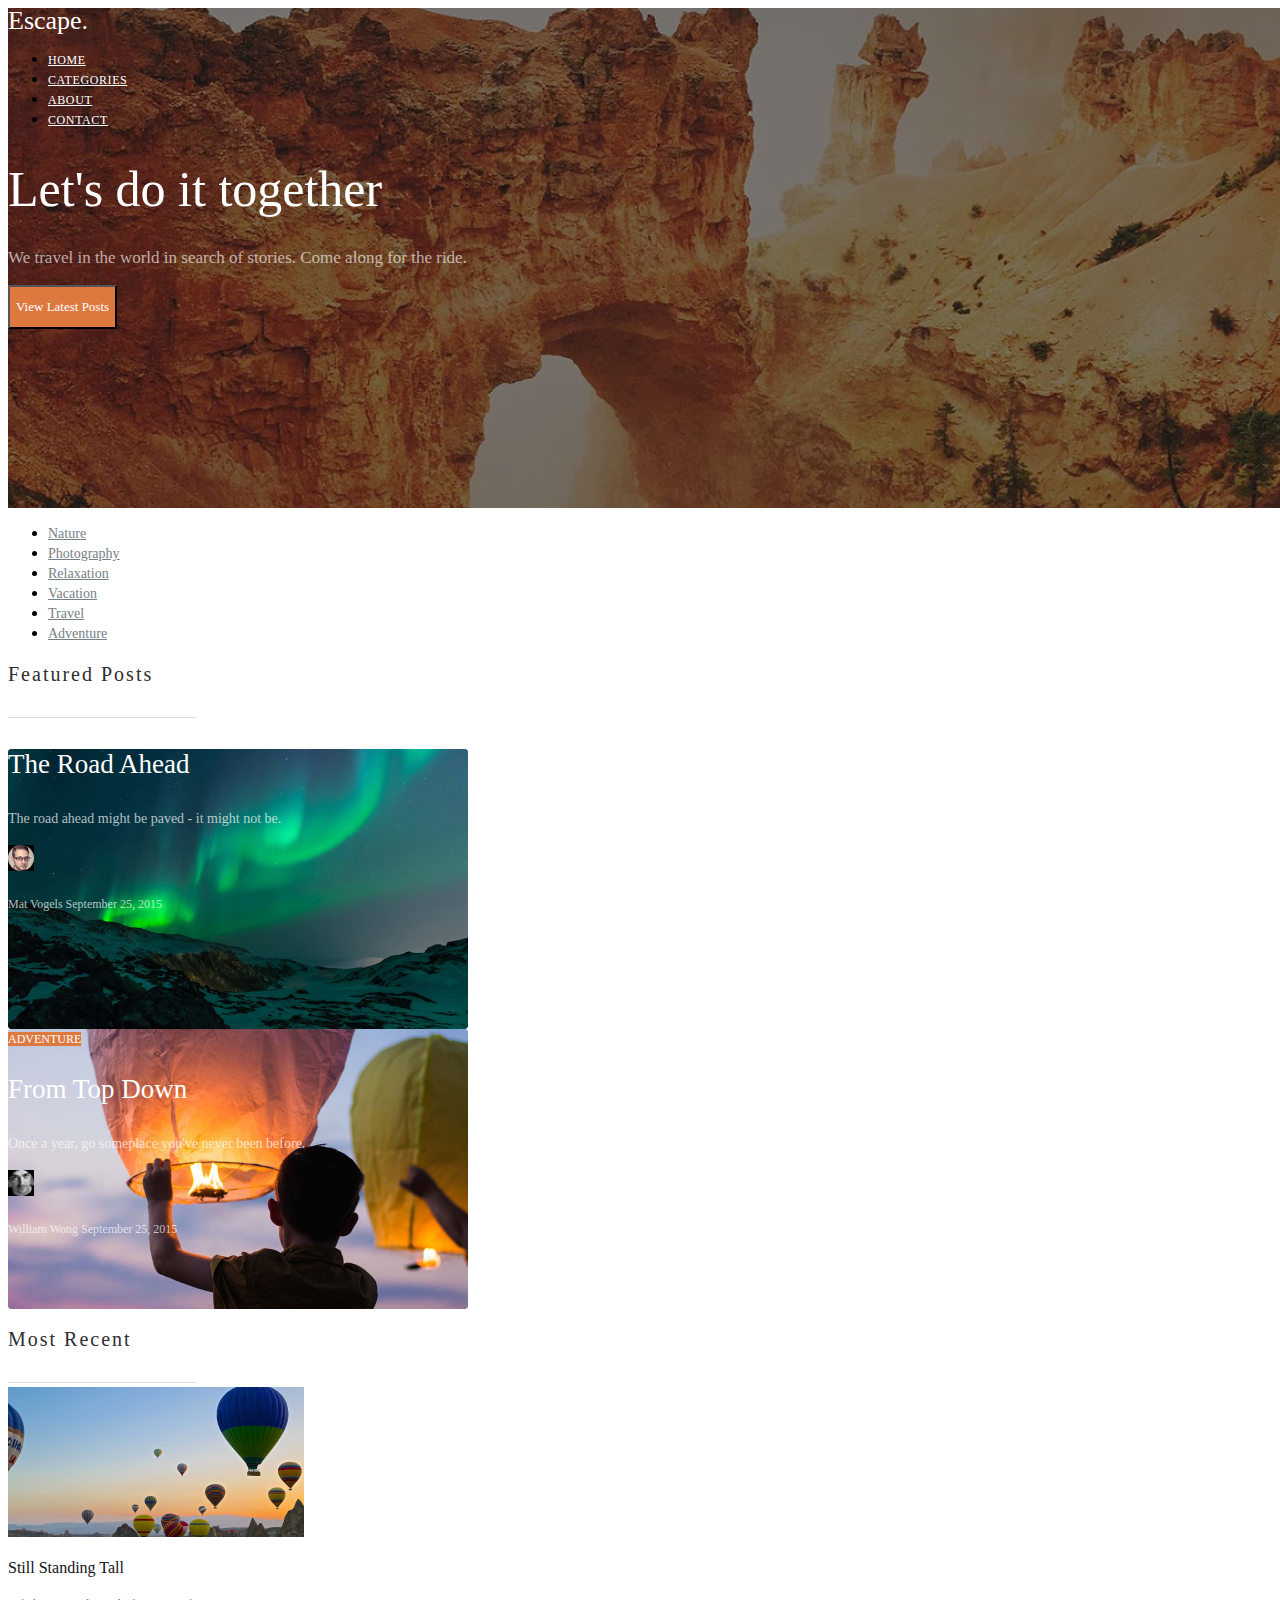
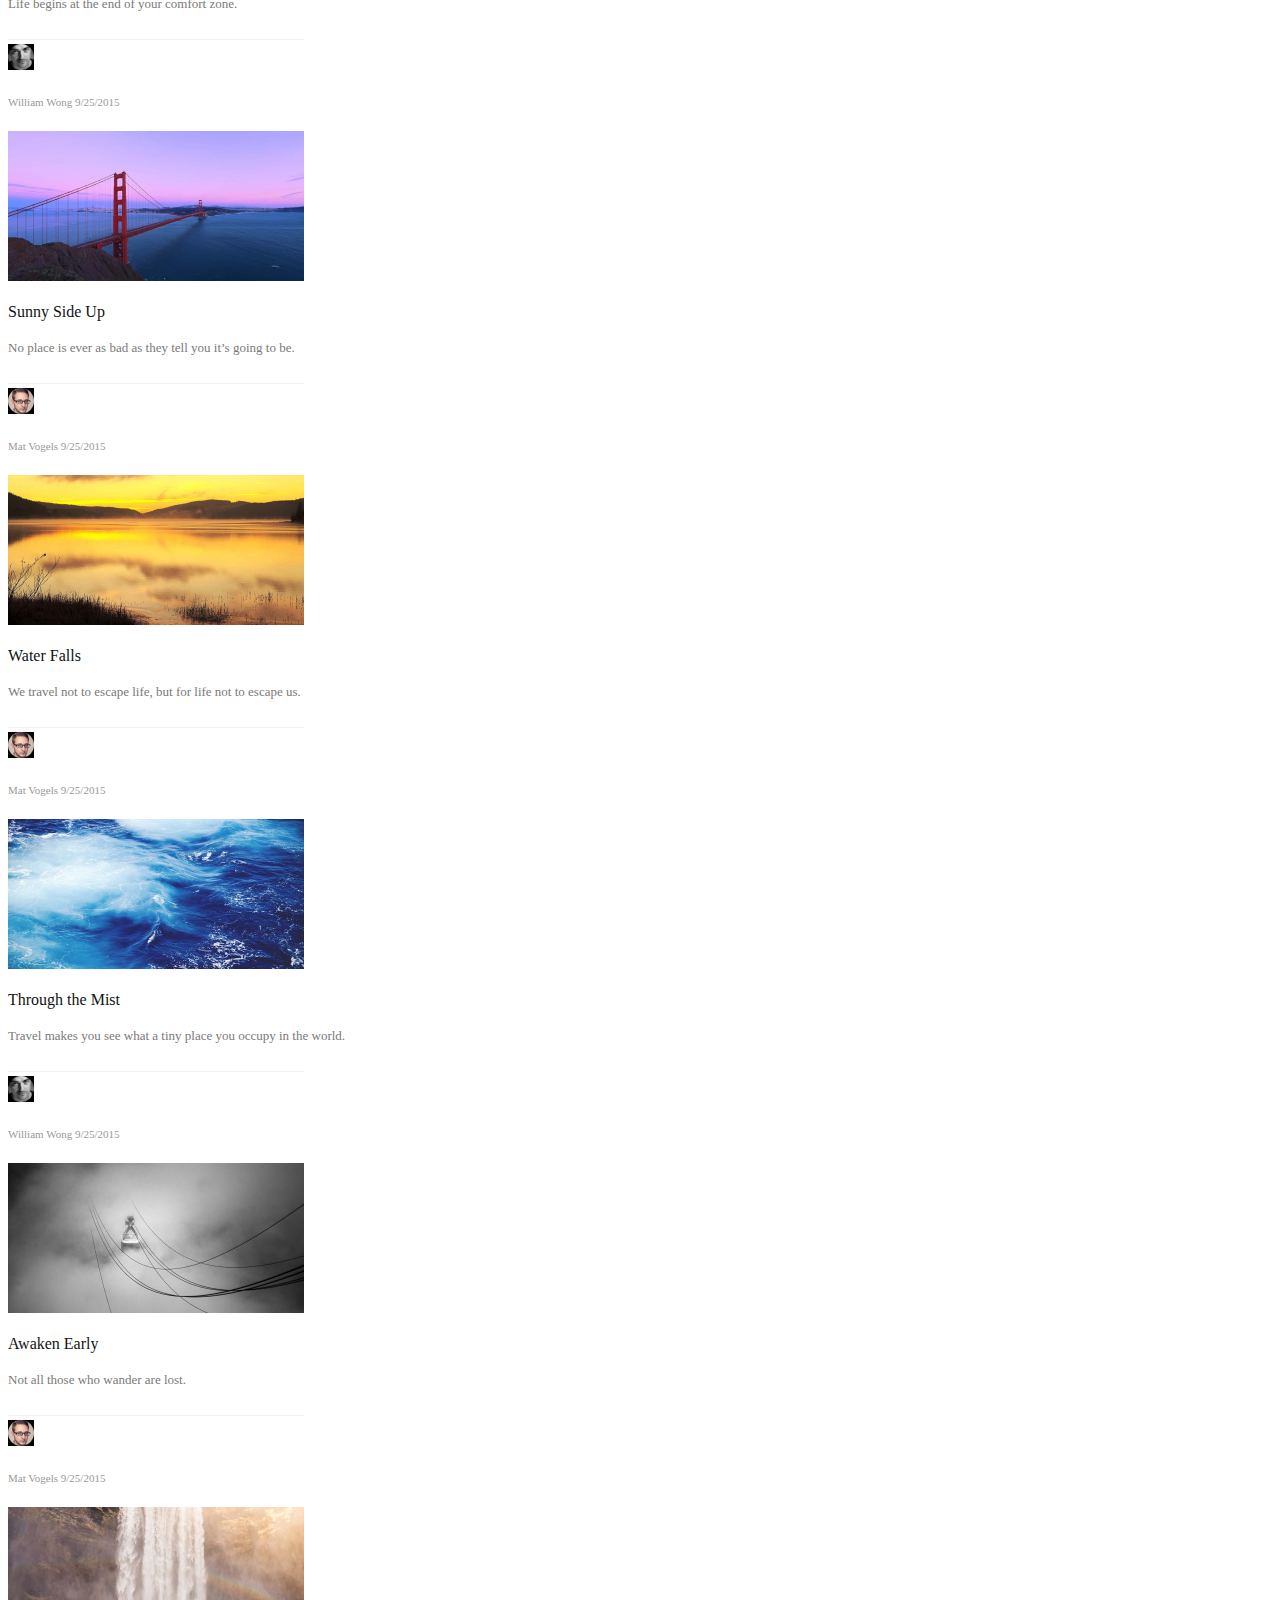
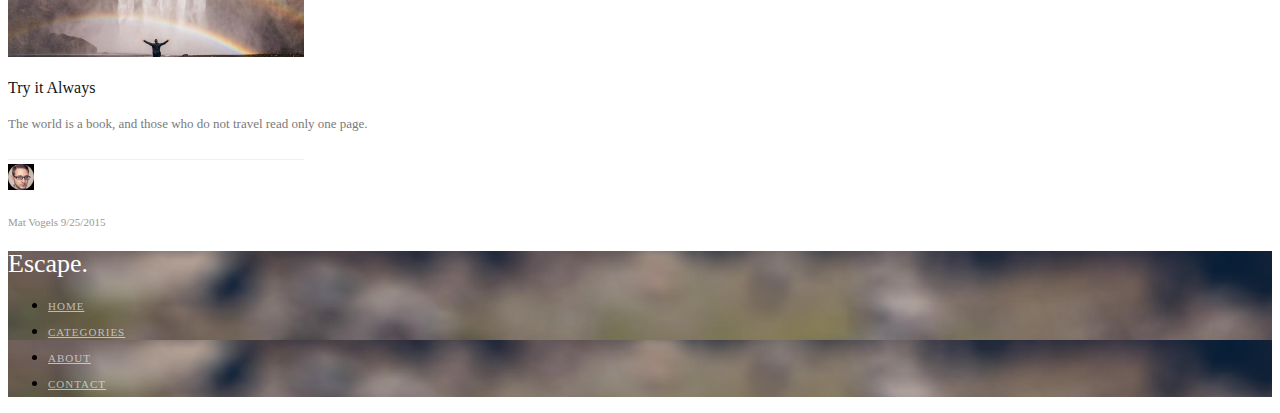
<file: lab2/Index.html>
<!DOCTYPE html>
<html lang="ru">
  <head>
    <meta charset="UTF-8" />
    <title>index.html</title>
    <link href="styles.css" rel="stylesheet" />
  </head>
  <body>
    <header class="header">
      <span class="header__escape">Escape.</span>
      <nav>
        <ul class="header__items">
          <li><a href="Index.html" class="header__item">HOME</a></li>
          <li><a href="#" class="header__item">CATEGORIES</a></li>
          <li><a href="#" class="header__item">ABOUT</a></li>
          <li><a href="#" class="header__item">CONTACT</a></li>
        </ul>
      </nav>
      <div>
        <h1 class="header__top-block-title">Let's do it together</h1>
        <p class="header__top-block-undertitle">
          We travel in the world in search of stories. Come along for the ride.
        </p>
      </div>
      <button class="header__button">View Latest Posts</button>
    </header>
    <div>
      <ul class="navigation-menu">
        <li><a href="#" class="navigation-menu__item">Nature</a></li>
        <li><a href="#" class="navigation-menu__item">Photography</a></li>
        <li><a href="#" class="navigation-menu__item">Relaxation</a></li>
        <li><a href="#" class="navigation-menu__item">Vacation</a></li>
        <li><a href="#" class="navigation-menu__item">Travel</a></li>
        <li><a href="#" class="navigation-menu__item">Adventure</a></li>
      </ul>
      <article>
        <div class="featured-posts">
          <h2 class="featured-posts__header">Featured Posts</h2>
          <img src="images/upper-line.png" alt="upper-line" />
          <div class="featured-posts__post1">
            <div>
              <a href="the-road-ahead.html"></a>
              <p class="featured-posts__header1">The Road Ahead</p>
            </div>
            <p class="featured-posts__subtitle1">
              The road ahead might be paved - it might not be.
            </p>
            <div>
              <img src="images/image1.png" alt="Mat Vogels" />
              <p class="featured-posts__name-date1">
                Mat Vogels September 25, 2015
              </p>
            </div>
          </div>
          <div class="featured-posts__post2">
            <span class="featured-posts__adventure2">Adventure</span>
            <p class="featured-posts__header1">From Top Down</p>
            <p class="featured-posts__subtitle1">
              Once a year, go someplace you've never been before.
            </p>
            <div>
              <img src="images/image2.png" alt="William Wong" />
              <p class="featured-posts__name-date1">
                William Wong September 25, 2015
              </p>
            </div>
          </div>
        </div>
      </article>
      <article>
        <div class="most-recent">
          <h2 class="most-recent__title">Most Recent</h2>
          <img src="images/line.png" alt="line" />
          <div class="most-recent__post1">
            <img
              src="images/img11.png"
              alt="Still Standing Tall"
              class="most-recent__pics"
            />
            <p class="most-recent__header">Still Standing Tall</p>
            <p class="most-recent__subtitle">
              Life begins at the end of your comfort zone.
            </p>
            <img src="images/MostRecent-line.png" alt="MostRecent-line" />
            <div>
              <img src="images/image2.png" alt="William Wong" />
              <p class="most-recent__name-date">William Wong 9/25/2015</p>
            </div>
          </div>
        </div>
        <div>
          <div>
            <img
              src="images/img12.png"
              alt="Sunny Side Up"
              class="most-recent__pics"
            />
            <p class="most-recent__header">Sunny Side Up</p>
            <p class="most-recent__subtitle">
              No place is ever as bad as they tell you it’s going to be.
            </p>
          </div>
          <img src="images/MostRecent-line.png" alt="MostRecent-line" />
          <div>
            <img src="images/image1.png" alt="Mat Vogels" />
            <p class="most-recent__name-date">Mat Vogels 9/25/2015</p>
          </div>
        </div>
        <div>
          <div>
            <img
              src="images/img13.png"
              alt="Water Falls"
              class="most-recent__pics"
            />
            <p class="most-recent__header">Water Falls</p>
            <p class="most-recent__subtitle">
              We travel not to escape life, but for life not to escape us.
            </p>
          </div>
          <img src="images/MostRecent-line.png" alt="MostRecent-line" />
          <div>
            <img src="images/image1.png" alt="Mat Vogels" />
            <p class="most-recent__name-date">Mat Vogels 9/25/2015</p>
          </div>
        </div>
        <div>
          <div>
            <img
              src="images/img14.png"
              alt="Through the Mist"
              class="most-recent__pics"
            />
            <p class="most-recent__header">Through the Mist</p>
            <p class="most-recent__subtitle">
              Travel makes you see what a tiny place you occupy in the world.
            </p>
          </div>
          <img src="images/MostRecent-line.png" alt="MostRecent-line" />
          <div>
            <img src="images/image2.png" alt="William Wong" />
            <p class="most-recent__name-date">William Wong 9/25/2015</p>
          </div>
        </div>
        <div>
          <div>
            <img
              src="images/img15.png"
              alt="Awaken Early"
              class="most-recent__pics"
            />
            <p class="most-recent__header">Awaken Early</p>
            <p class="most-recent__subtitle">
              Not all those who wander are lost.
            </p>
          </div>
          <img src="images/MostRecent-line.png" alt="MostRecent-line" />
          <div>
            <img src="images/image1.png" alt="Mat Vogels" />
            <p class="most-recent__name-date">Mat Vogels 9/25/2015</p>
          </div>
        </div>
        <div>
          <div>
            <img
              src="images/img16.png"
              alt="Try it Always"
              class="most-recent__pics"
            />
            <p class="most-recent__header">Try it Always</p>
            <p class="most-recent__subtitle">
              The world is a book, and those who do not travel read only one
              page.
            </p>
          </div>
          <img src="images/MostRecent-line.png" alt="MostRecent-line" />
          <div>
            <img src="images/image1.png" alt="Mat Vogels" />
            <p class="most-recent__name-date">Mat Vogels 9/25/2015</p>
          </div>
        </div>
      </article>
      <footer class="footer">
        <span class="header__escape">Escape.</span>
        <ul class="header__items">
          <li><a href="Index.html" class="footer__item">HOME</a></li>
          <li><a href="#" class="footer__item">CATEGORIES</a></li>
          <li><a href="#" class="footer__item">ABOUT</a></li>
          <li><a href="#" class="footer__item">CONTACT</a></li>
        </ul>
      </footer>
    </div>
  </body>
</html>
</file>
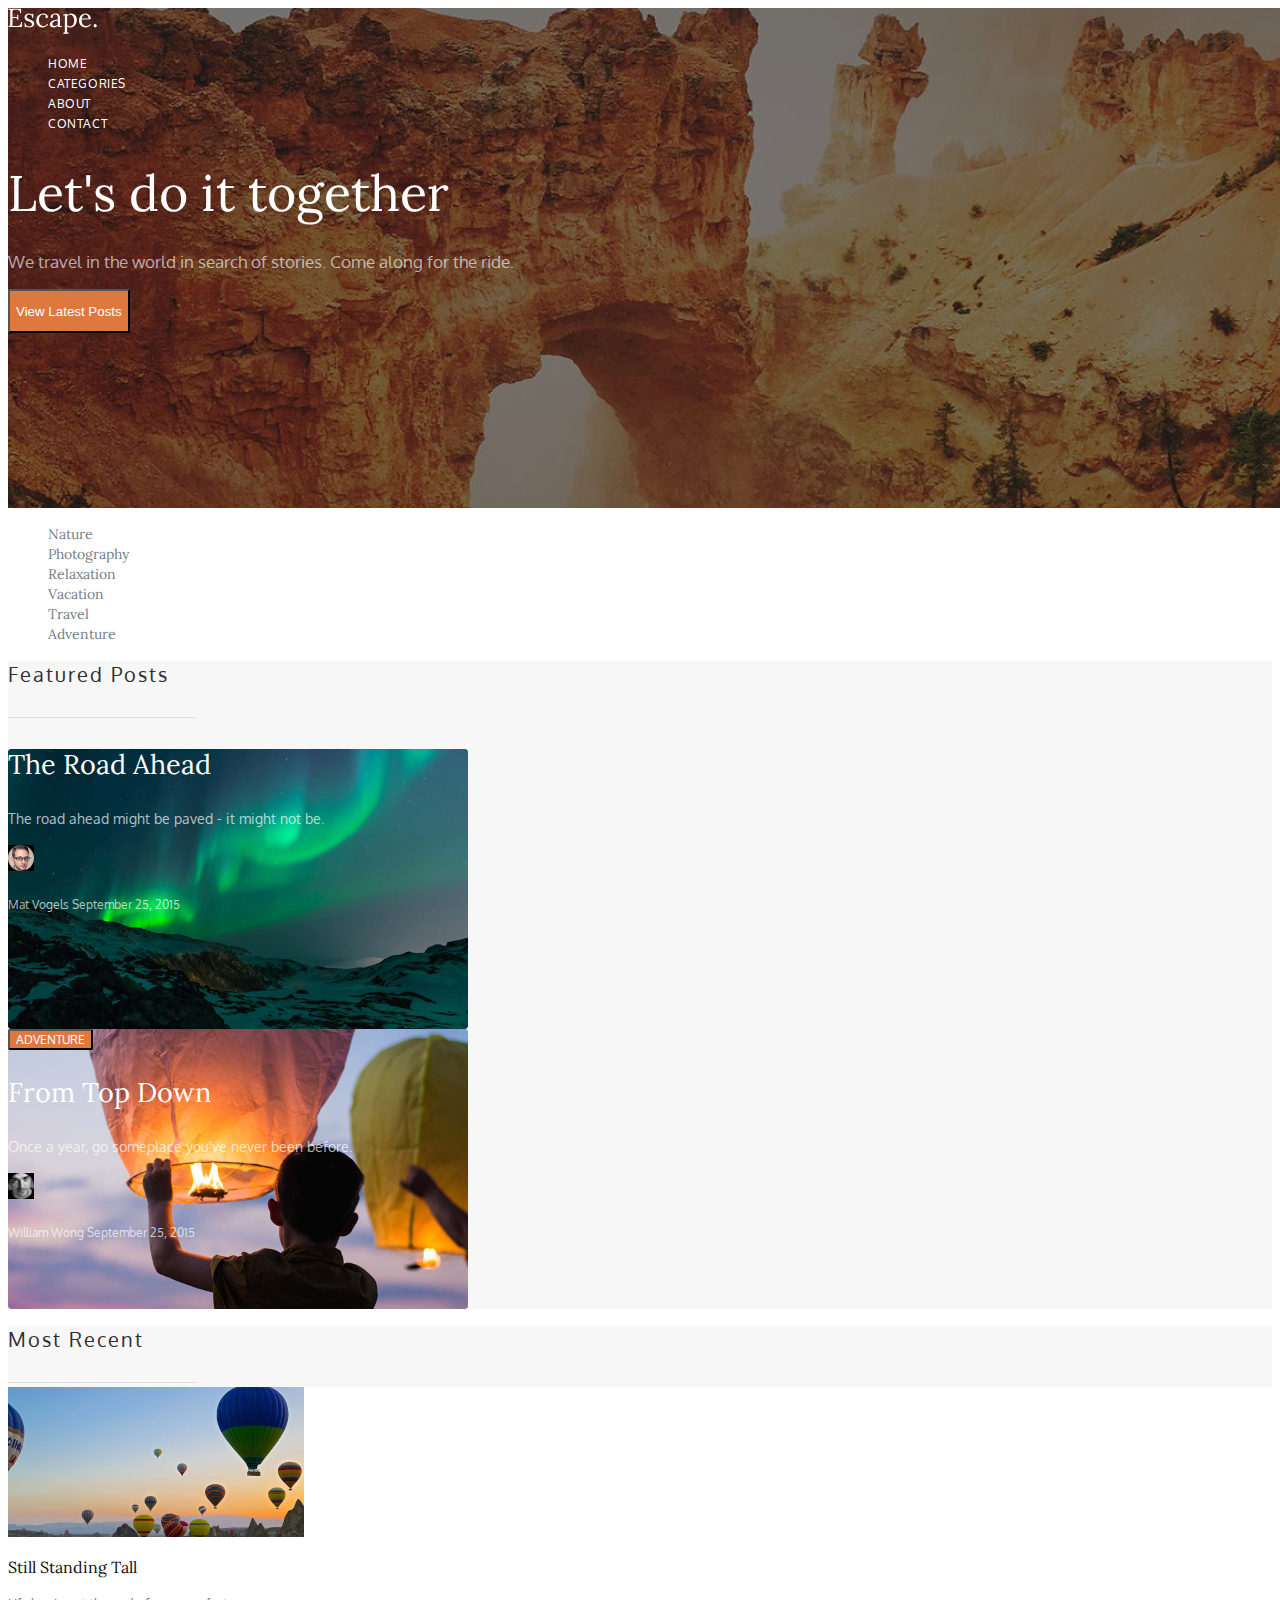
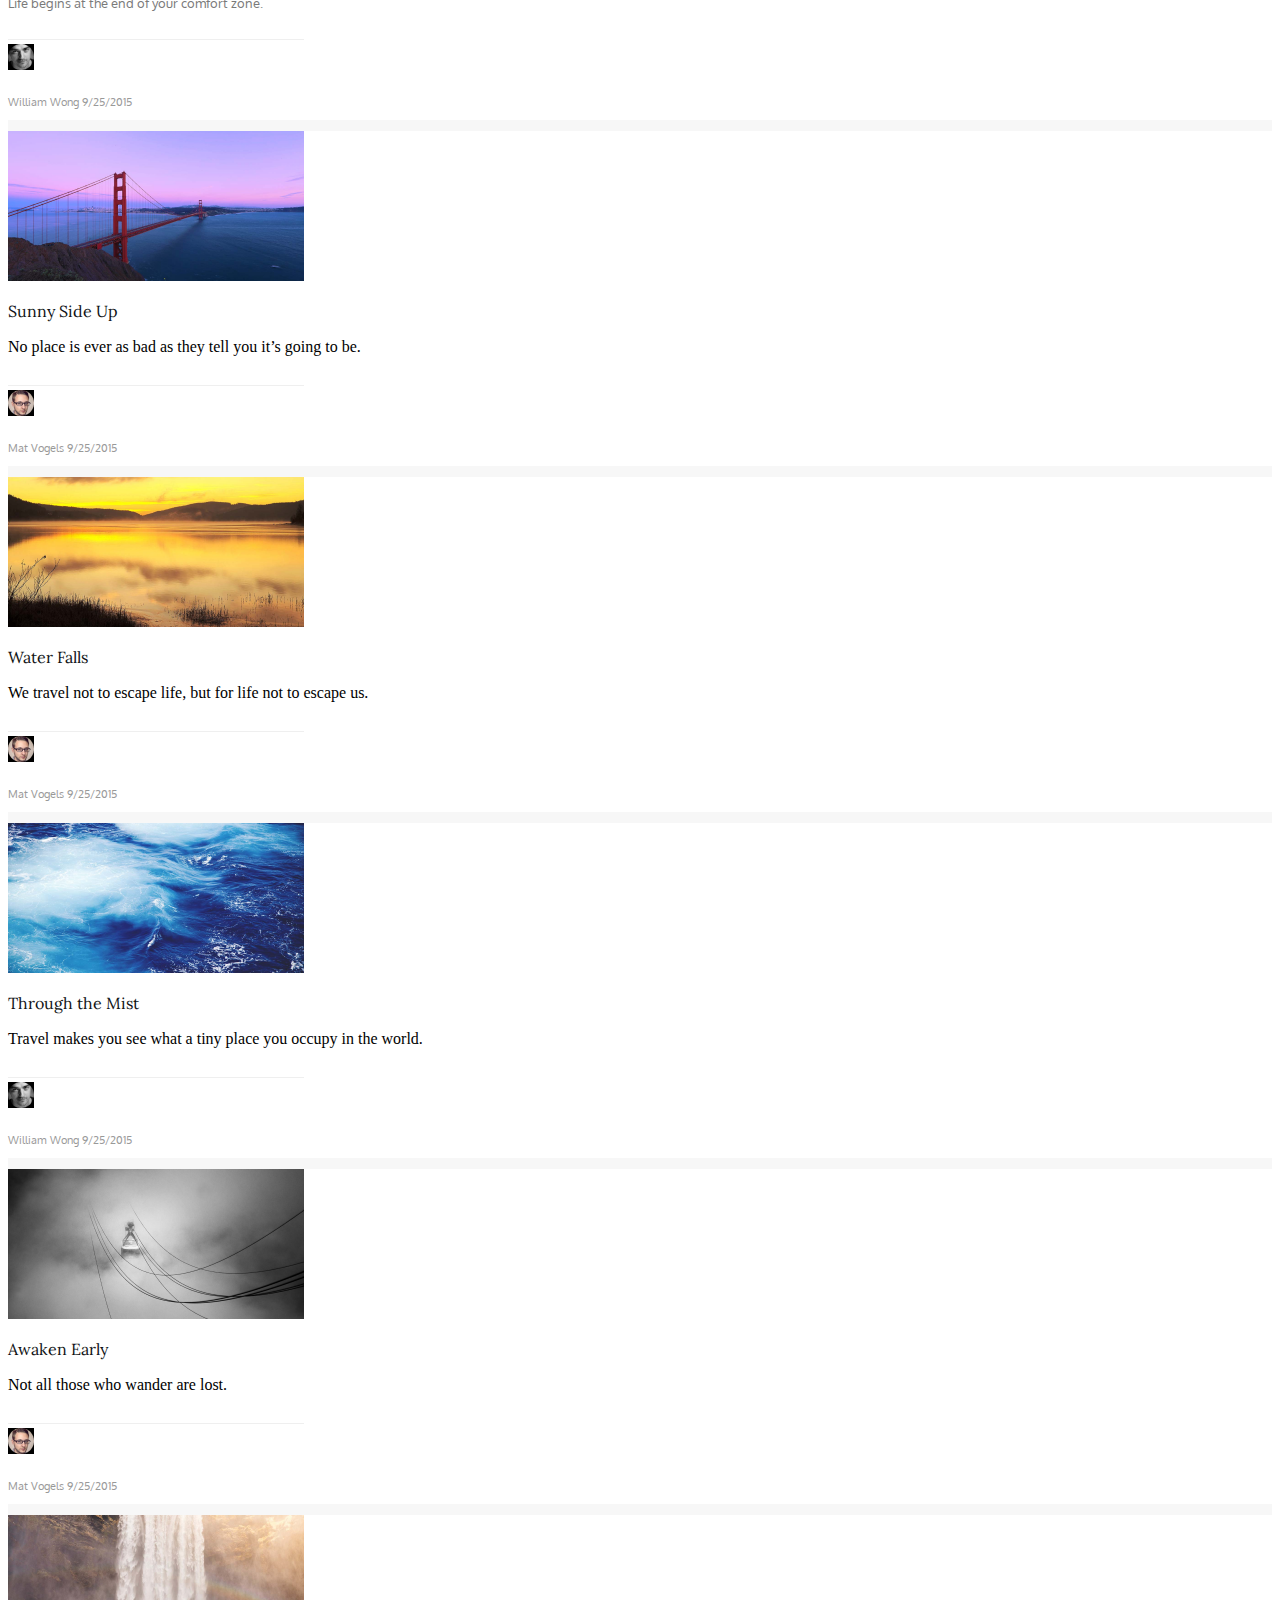
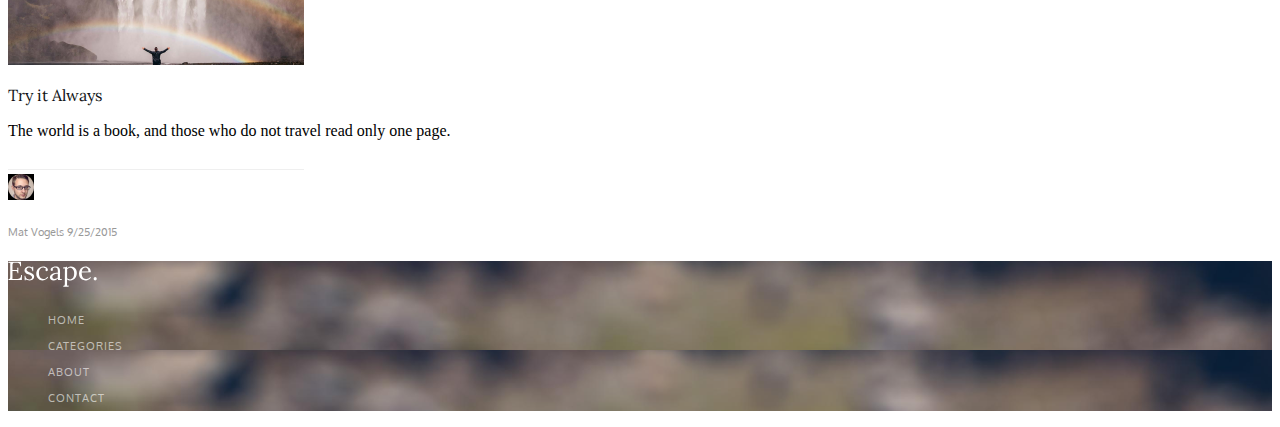
<file: lab3/Index.html>
﻿<!DOCTYPE html>
<html lang="ru">

<head>
  <meta charset="UTF-8">
  <title>index.html</title>
  <link rel="stylesheet" href="css/styles1.css">
  <link rel="preconnect" href="https://fonts.googleapis.com">
  <link rel="preconnect" href="https://fonts.gstatic.com" crossorigin>
  <link href="https://fonts.googleapis.com/css2?family=Lora&display=swap" rel="stylesheet">
  <link rel="preconnect" href="https://fonts.googleapis.com">
  <link rel="preconnect" href="https://fonts.gstatic.com" crossorigin>
  <link href="https://fonts.googleapis.com/css2?family=Lora&family=Oxygen:wght@300&display=swap" rel="stylesheet">
</head>

<body>
  <header class="header">
    <svg width="89" height="26" viewBox="0 0 89 26" fill="none" xmlns="http://www.w3.org/2000/svg">
      <path
        d="M9.478 12.266C9.478 11.5033 9.374 10.9573 9.166 10.628C8.958 10.2987 8.62867 10.0993 8.178 10.03C7.72733 9.96067 7.12933 9.94333 6.384 9.978L4.486 10.056V16.01C4.486 16.478 4.47733 16.8767 4.46 17.206C4.46 17.5353 4.44267 17.8127 4.408 18.038L9.374 17.96C10.1367 17.9427 10.7953 17.8213 11.35 17.596C11.9047 17.3533 12.338 16.9373 12.65 16.348C12.962 15.7587 13.118 14.9527 13.118 13.93H14.002L13.846 19H0.43V18.142C1.08867 18.1073 1.53933 17.96 1.782 17.7C2.02467 17.4227 2.15467 17.05 2.172 16.582C2.20667 16.0967 2.224 15.5507 2.224 14.944V3.712C2.224 3.36533 2.23267 3.036 2.25 2.724C2.26733 2.39467 2.28467 2.1 2.302 1.84C1.99 1.85733 1.678 1.87467 1.366 1.892C1.054 1.90933 0.742 1.92667 0.43 1.944V0.799999H12.936L13.066 5.35H12.208C12.208 4.32733 12.052 3.556 11.74 3.036C11.428 2.49867 11.0033 2.14333 10.466 1.97C9.946 1.77933 9.35667 1.69267 8.698 1.71L6.462 1.762C5.82067 1.77933 5.36133 1.90067 5.084 2.126C4.80667 2.35133 4.63333 2.68933 4.564 3.14C4.512 3.57333 4.486 4.14533 4.486 4.856V9.016L9.374 9.042L9.192 6.806H10.336V12.266H9.478ZM21.6478 19.416C20.7812 19.416 20.0098 19.2947 19.3338 19.052C18.6578 18.8267 18.1032 18.5667 17.6698 18.272L17.7738 19.182H16.6818L16.5258 14.71H17.3318C17.3665 15.4207 17.5658 16.062 17.9298 16.634C18.2938 17.1887 18.7618 17.622 19.3338 17.934C19.9058 18.246 20.5212 18.402 21.1798 18.402C21.6305 18.402 22.0725 18.3327 22.5058 18.194C22.9392 18.038 23.3032 17.8127 23.5978 17.518C23.8925 17.206 24.0398 16.816 24.0398 16.348C24.0398 15.8627 23.8925 15.464 23.5978 15.152C23.3205 14.8227 22.9478 14.5367 22.4798 14.294C22.0118 14.0513 21.5092 13.826 20.9718 13.618C20.4518 13.41 19.9318 13.1933 19.4118 12.968C18.8918 12.7427 18.4065 12.474 17.9558 12.162C17.5225 11.85 17.1758 11.4687 16.9158 11.018C16.6558 10.5673 16.5258 10.0127 16.5258 9.354C16.5258 8.99 16.5952 8.59133 16.7338 8.158C16.8725 7.72467 17.1065 7.31733 17.4358 6.936C17.7652 6.53733 18.2158 6.21667 18.7878 5.974C19.3598 5.714 20.0878 5.584 20.9718 5.584C21.4398 5.584 21.9598 5.662 22.5318 5.818C23.1038 5.974 23.6585 6.26867 24.1958 6.702L24.1438 5.714H25.2358V10.264H24.4038C24.3692 9.65733 24.2305 9.07667 23.9878 8.522C23.7452 7.95 23.3898 7.482 22.9218 7.118C22.4538 6.73667 21.8472 6.546 21.1018 6.546C20.3045 6.546 19.6805 6.74533 19.2298 7.144C18.7792 7.54267 18.5538 8.002 18.5538 8.522C18.5538 9.05933 18.7185 9.51 19.0478 9.874C19.3945 10.2207 19.8365 10.524 20.3738 10.784C20.9112 11.044 21.4832 11.2953 22.0898 11.538C22.7485 11.8153 23.3898 12.1187 24.0138 12.448C24.6378 12.7773 25.1492 13.1933 25.5478 13.696C25.9465 14.1813 26.1458 14.814 26.1458 15.594C26.1458 16.4607 25.9205 17.18 25.4698 17.752C25.0365 18.324 24.4732 18.74 23.7798 19C23.1038 19.2773 22.3932 19.416 21.6478 19.416ZM34.697 19.416C33.5357 19.416 32.461 19.156 31.473 18.636C30.5023 18.0987 29.7223 17.336 29.133 16.348C28.561 15.3427 28.275 14.138 28.275 12.734C28.275 11.8327 28.4397 10.9573 28.769 10.108C29.0983 9.25867 29.5577 8.496 30.147 7.82C30.7537 7.12667 31.473 6.58067 32.305 6.182C33.137 5.78333 34.0557 5.584 35.061 5.584C36.0317 5.584 36.8723 5.73133 37.583 6.026C38.311 6.32067 38.8743 6.71067 39.273 7.196C39.6717 7.68133 39.871 8.21 39.871 8.782C39.871 9.16333 39.767 9.49267 39.559 9.77C39.351 10.03 39.0477 10.16 38.649 10.16C38.2157 10.1773 37.9037 10.0473 37.713 9.77C37.5397 9.47533 37.453 9.21533 37.453 8.99C37.453 8.81667 37.479 8.64333 37.531 8.47C37.583 8.27933 37.687 8.106 37.843 7.95C37.7043 7.534 37.4617 7.23067 37.115 7.04C36.7683 6.832 36.4043 6.702 36.023 6.65C35.659 6.58067 35.3557 6.546 35.113 6.546C33.9343 6.546 32.9377 7.02267 32.123 7.976C31.3257 8.912 30.927 10.2813 30.927 12.084C30.927 13.2453 31.109 14.2767 31.473 15.178C31.8543 16.0793 32.383 16.79 33.059 17.31C33.735 17.8127 34.515 18.064 35.399 18.064C36.2137 18.064 36.9937 17.8473 37.739 17.414C38.4843 16.9807 39.065 16.452 39.481 15.828L40.157 16.348C39.7063 17.076 39.1603 17.6653 38.519 18.116C37.895 18.5667 37.245 18.896 36.569 19.104C35.9103 19.312 35.2863 19.416 34.697 19.416ZM50.0441 19C49.9921 18.7053 49.9574 18.4453 49.9401 18.22C49.9228 17.9947 49.8968 17.7607 49.8621 17.518C49.2728 18.1073 48.6314 18.5753 47.9381 18.922C47.2621 19.2513 46.5428 19.416 45.7801 19.416C44.4628 19.416 43.4834 19.1213 42.8421 18.532C42.2008 17.9253 41.8801 17.1887 41.8801 16.322C41.8801 15.5247 42.1228 14.84 42.6081 14.268C43.1108 13.6787 43.7521 13.202 44.5321 12.838C45.3294 12.4567 46.1874 12.1793 47.1061 12.006C48.0421 11.8153 48.9434 11.7287 49.8101 11.746V10.134C49.8101 9.52733 49.7581 8.95533 49.6541 8.418C49.5501 7.88067 49.3248 7.43867 48.9781 7.092C48.6314 6.74533 48.0768 6.56333 47.3141 6.546C46.8114 6.52867 46.2914 6.624 45.7541 6.832C45.2341 7.04 44.8528 7.39533 44.6101 7.898C44.7488 8.03667 44.8354 8.20133 44.8701 8.392C44.9221 8.56533 44.9481 8.73 44.9481 8.886C44.9481 9.094 44.8614 9.33667 44.6881 9.614C44.5148 9.874 44.2114 9.99533 43.7781 9.978C43.4141 9.978 43.1368 9.85667 42.9461 9.614C42.7554 9.354 42.6601 9.05067 42.6601 8.704C42.6601 8.11467 42.8768 7.586 43.3101 7.118C43.7608 6.65 44.3761 6.27733 45.1561 6C45.9361 5.72267 46.8201 5.584 47.8081 5.584C49.2641 5.584 50.3388 5.974 51.0321 6.754C51.7254 7.51667 52.0634 8.73 52.0461 10.394C52.0461 11.0353 52.0461 11.6853 52.0461 12.344C52.0461 12.9853 52.0374 13.6353 52.0201 14.294C52.0201 14.9353 52.0201 15.5853 52.0201 16.244C52.0201 16.5213 52.0114 16.7987 51.9941 17.076C51.9768 17.3533 51.9508 17.6653 51.9161 18.012C52.2281 17.9947 52.5314 17.9773 52.8261 17.96C53.1381 17.9427 53.4501 17.9253 53.7621 17.908V19H50.0441ZM49.8101 12.63C49.2208 12.6473 48.5968 12.7253 47.9381 12.864C47.2968 12.9853 46.6988 13.176 46.1441 13.436C45.6068 13.696 45.1648 14.0427 44.8181 14.476C44.4888 14.892 44.3328 15.4033 44.3501 16.01C44.3848 16.6513 44.5928 17.1367 44.9741 17.466C45.3728 17.778 45.8408 17.934 46.3781 17.934C47.0888 17.934 47.7041 17.804 48.2241 17.544C48.7614 17.2667 49.2901 16.8853 49.8101 16.4C49.7928 16.2093 49.7841 16.0013 49.7841 15.776C49.7841 15.5507 49.7841 15.3167 49.7841 15.074C49.7841 14.9873 49.7841 14.71 49.7841 14.242C49.8014 13.774 49.8101 13.2367 49.8101 12.63ZM55.3123 25.63V24.85C55.8497 24.85 56.2223 24.7113 56.4303 24.434C56.6383 24.174 56.7597 23.8013 56.7943 23.316C56.829 22.848 56.8463 22.302 56.8463 21.678L56.8983 9.12C56.8983 8.84267 56.8983 8.56533 56.8983 8.288C56.9157 8.01067 56.9503 7.72467 57.0023 7.43C56.6903 7.44733 56.3783 7.46467 56.0663 7.482C55.7717 7.49933 55.4683 7.51667 55.1563 7.534V6.442C55.919 6.442 56.491 6.40733 56.8723 6.338C57.271 6.26867 57.557 6.182 57.7303 6.078C57.921 5.974 58.077 5.86133 58.1983 5.74H58.9783C58.9957 5.91333 59.013 6.12133 59.0303 6.364C59.0477 6.58933 59.065 6.84933 59.0823 7.144C59.6023 6.676 60.2177 6.30333 60.9283 6.026C61.6563 5.73133 62.3843 5.584 63.1123 5.584C64.1177 5.584 65.0537 5.844 65.9203 6.364C66.787 6.884 67.489 7.62933 68.0263 8.6C68.5637 9.55333 68.8323 10.6973 68.8323 12.032C68.8323 13.5053 68.5203 14.7967 67.8963 15.906C67.2897 17.0153 66.4837 17.882 65.4783 18.506C64.473 19.1127 63.381 19.416 62.2023 19.416C61.5957 19.416 61.0323 19.338 60.5123 19.182C60.0097 19.0433 59.533 18.8353 59.0823 18.558V22.874C59.0823 23.2207 59.0737 23.524 59.0563 23.784C59.0563 24.0613 59.0303 24.3473 58.9783 24.642C59.2557 24.6247 59.5243 24.6073 59.7843 24.59C60.0617 24.59 60.339 24.5813 60.6163 24.564V25.63H55.3123ZM62.1503 18.376C62.9823 18.376 63.693 18.1247 64.2823 17.622C64.889 17.102 65.3483 16.4 65.6603 15.516C65.9897 14.6147 66.1543 13.592 66.1543 12.448C66.1543 11.512 66.0157 10.6193 65.7383 9.77C65.4783 8.90333 65.0537 8.20133 64.4643 7.664C63.8923 7.12667 63.1297 6.858 62.1763 6.858C61.587 6.858 61.015 7.00533 60.4603 7.3C59.923 7.57733 59.4723 7.91533 59.1083 8.314C59.1083 8.38333 59.1083 8.48733 59.1083 8.626C59.1257 8.74733 59.1343 8.97267 59.1343 9.302C59.1343 9.614 59.1343 10.0907 59.1343 10.732C59.1343 11.356 59.1257 12.2053 59.1083 13.28C59.1083 14.3547 59.1083 15.7153 59.1083 17.362C59.5417 17.6913 60.0097 17.9427 60.5123 18.116C61.0323 18.2893 61.5783 18.376 62.1503 18.376ZM77.352 19.416C76.156 19.416 75.0727 19.1387 74.102 18.584C73.1487 18.012 72.3947 17.2147 71.84 16.192C71.2853 15.152 71.008 13.93 71.008 12.526C71.008 11.3127 71.2767 10.1773 71.814 9.12C72.3687 8.06267 73.14 7.21333 74.128 6.572C75.116 5.91333 76.26 5.584 77.56 5.584C78.288 5.584 78.964 5.70533 79.588 5.948C80.2293 6.17333 80.7927 6.52867 81.278 7.014C81.7633 7.482 82.1447 8.08 82.422 8.808C82.6993 9.51867 82.838 10.3593 82.838 11.33L73.686 11.486C73.686 12.8033 73.8247 13.9647 74.102 14.97C74.3967 15.958 74.8647 16.7293 75.506 17.284C76.1473 17.8213 76.9707 18.09 77.976 18.09C78.5133 18.09 79.0593 17.9947 79.614 17.804C80.186 17.6133 80.7147 17.3533 81.2 17.024C81.6853 16.6947 82.0753 16.3307 82.37 15.932L82.994 16.452C82.526 17.18 81.9627 17.7607 81.304 18.194C80.6453 18.6273 79.9693 18.9393 79.276 19.13C78.5827 19.3207 77.9413 19.416 77.352 19.416ZM73.764 10.394H80.394C80.394 9.77 80.2987 9.172 80.108 8.6C79.9347 8.01067 79.64 7.534 79.224 7.17C78.808 6.78867 78.262 6.598 77.586 6.598C76.5807 6.598 75.74 6.90133 75.064 7.508C74.4053 8.09733 73.972 9.05933 73.764 10.394ZM87.1798 19.416C86.7811 19.416 86.4258 19.26 86.1138 18.948C85.8191 18.6187 85.6718 18.22 85.6718 17.752C85.6718 17.284 85.8278 16.8853 86.1398 16.556C86.4518 16.2267 86.8071 16.062 87.2058 16.062C87.6391 16.062 87.9945 16.2267 88.2718 16.556C88.5665 16.8853 88.7138 17.284 88.7138 17.752C88.7138 18.22 88.5578 18.6187 88.2458 18.948C87.9338 19.26 87.5785 19.416 87.1798 19.416Z"
        fill="white" />
    </svg>
    <nav>
      <ul class="header__items">
        <li><a href="Index.html" class="header__items_link">HOME</a></li>
        <li><a href="#" class="header__items_link">CATEGORIES</a></li>
        <li><a href="#" class="header__items_link">ABOUT</a></li>
        <li><a href="#" class="header__items_link">CONTACT</a></li>
      </ul>
    </nav>
    <div>
      <h1 class="header__top-block-title">Let's do it together</h1>
      <p class="header__top-block-pretitle">
        We travel in the world in search of stories. Come along for the ride.
      </p>
    </div>
    <button class="header__button">View Latest Posts</button>
  </header>
  <div>
    <ul class="navigation-menu">
      <li><a href="#" class="navigation-menu__items_link">Nature</a_link>
      </li>
      <li><a href="#" class="navigation-menu__items_link">Photography</a></li>
      <li><a href="#" class="navigation-menu__items_link">Relaxation</a></li>
      <li><a href="#" class="navigation-menu__items_link">Vacation</a></li>
      <li><a href="#" class="navigation-menu__items_link">Travel</a></li>
      <li><a href="#" class="navigation-menu__items_link">Adventure</a></li>
    </ul>
    <article class=" fp-back">
      <div class="featured-posts">
        <h2 class="featured-posts__header">Featured Posts</h2>
        <img src="images/upper-line.png" alt="upper-line">
        <div class="featured-posts__first-post">
          <div>
            <a href="the-road-ahead.html" class="featured-posts__first-post_link">
              <p class="featured-posts__first-header">The Road Ahead</p>
            </a>
            <p class="featured-posts__first-pretitle">
              The road ahead might be paved - it might not be.
            </p>
          </div>
          <div>
            <img src="images/mat-vogels.png" alt="Mat Vogels">
            <p class="featured-posts__first-name-date">
              Mat Vogels September 25, 2015
            </p>
          </div>
        </div>
        <div class="featured-posts__second-post">
          <button class="featured-posts__second-button"><span
              class="featured-posts__second-button-text">Adventure</span></button>
          <p class="featured-posts__first-header">From Top Down</p>
          <p class="featured-posts__first-pretitle">
            Once a year, go someplace you've never been before.
          </p>
          <div>
            <img src="images/william-wong.png" alt="William Wong">
            <p class="featured-posts__first-name-date">
              William Wong September 25, 2015
            </p>
          </div>
        </div>
      </div>
    </article>
    <article class="fp-back">
      <div class="most-recent">
        <h2 class="most-recent__title">Most Recent</h2>
        <img src="images/line.png" alt="line">
        <div class="most-recent__first-post">
          <img src="images/still-standing-tall.png" alt="Still Standing Tall" class="most-recent__pics">
          <p class="most-recent__header">Still Standing Tall</p>
          <p class="most-recent__pretitle">
            Life begins at the end of your comfort zone.
          </p>
          <img src="images/most-recent-line.png" alt="most-recent-line">
          <div>
            <img src="images/william-wong.png" alt="William Wong">
            <p class="most-recent__name-date">William Wong 9/25/2015</p>
          </div>
        </div>
      </div>
      <div class="most-recent__first-post">
        <div>
          <img src="images/sunny-side-up.png" alt="Sunny Side Up" class="most-recent__pics">
          <p class="most-recent__header">Sunny Side Up</p>
          <p class="most-recent__subtitle">
            No place is ever as bad as they tell you it’s going to be.
          </p>
        </div>
        <img src="images/most-recent-line.png" alt="MostRecent-line">
        <div>
          <img src="images/mat-vogels.png" alt="Mat Vogels">
          <p class="most-recent__name-date">Mat Vogels 9/25/2015</p>
        </div>
      </div>
      <div class="most-recent__first-post">
        <div>
          <img src="images/water-falls.png" alt="Water Falls" class="most-recent__pics">
          <p class="most-recent__header">Water Falls</p>
          <p class="most-recent__subtitle">
            We travel not to escape life, but for life not to escape us.
          </p>
        </div>
        <img src="images/most-recent-line.png" alt="MostRecent-line">
        <div>
          <img src="images/mat-vogels.png" alt="Mat Vogels">
          <p class="most-recent__name-date">Mat Vogels 9/25/2015</p>
        </div>
      </div>
      <div class="most-recent__first-post">
        <div>
          <img src="images/through-the-mist.png" alt="Through the Mist" class="most-recent__pics">
          <p class="most-recent__header">Through the Mist</p>
          <p class="most-recent__subtitle">
            Travel makes you see what a tiny place you occupy in the world.
          </p>
        </div>
        <img src="images/most-recent-line.png" alt="MostRecent-line">
        <div>
          <img src="images/william-wong.png" alt="William Wong">
          <p class="most-recent__name-date">William Wong 9/25/2015</p>
        </div>
      </div>
      <div class="most-recent__first-post">
        <div>
          <img src="images/awaken-early.png" alt="Awaken Early" class="most-recent__pics">
          <p class="most-recent__header">Awaken Early</p>
          <p class="most-recent__subtitle">
            Not all those who wander are lost.
          </p>
        </div>
        <img src="images/most-recent-line.png" alt="MostRecent-line">
        <div>
          <img src="images/mat-vogels.png" alt="Mat Vogels">
          <p class="most-recent__name-date">Mat Vogels 9/25/2015</p>
        </div>
      </div>
      <div class="most-recent__first-post">
        <div>
          <img src="images/try-it-always.png" alt="Try it Always" class="most-recent__pics">
          <p class="most-recent__header">Try it Always</p>
          <p class="most-recent__subtitle">
            The world is a book, and those who do not travel read only one
            page.
          </p>
        </div>
        <img src="images/most-recent-line.png" alt="MostRecent-line">
        <div>
          <img src="images/mat-vogels.png" alt="Mat Vogels">
          <p class="most-recent__name-date">Mat Vogels 9/25/2015</p>
        </div>
      </div>
    </article>
  </div>
  <footer class="footer">
    <svg width="89" height="26" viewBox="0 0 89 26" fill="none" xmlns="http://www.w3.org/2000/svg">
      <path
        d="M9.478 12.266C9.478 11.5033 9.374 10.9573 9.166 10.628C8.958 10.2987 8.62867 10.0993 8.178 10.03C7.72733 9.96067 7.12933 9.94333 6.384 9.978L4.486 10.056V16.01C4.486 16.478 4.47733 16.8767 4.46 17.206C4.46 17.5353 4.44267 17.8127 4.408 18.038L9.374 17.96C10.1367 17.9427 10.7953 17.8213 11.35 17.596C11.9047 17.3533 12.338 16.9373 12.65 16.348C12.962 15.7587 13.118 14.9527 13.118 13.93H14.002L13.846 19H0.43V18.142C1.08867 18.1073 1.53933 17.96 1.782 17.7C2.02467 17.4227 2.15467 17.05 2.172 16.582C2.20667 16.0967 2.224 15.5507 2.224 14.944V3.712C2.224 3.36533 2.23267 3.036 2.25 2.724C2.26733 2.39467 2.28467 2.1 2.302 1.84C1.99 1.85733 1.678 1.87467 1.366 1.892C1.054 1.90933 0.742 1.92667 0.43 1.944V0.799999H12.936L13.066 5.35H12.208C12.208 4.32733 12.052 3.556 11.74 3.036C11.428 2.49867 11.0033 2.14333 10.466 1.97C9.946 1.77933 9.35667 1.69267 8.698 1.71L6.462 1.762C5.82067 1.77933 5.36133 1.90067 5.084 2.126C4.80667 2.35133 4.63333 2.68933 4.564 3.14C4.512 3.57333 4.486 4.14533 4.486 4.856V9.016L9.374 9.042L9.192 6.806H10.336V12.266H9.478ZM21.6478 19.416C20.7812 19.416 20.0098 19.2947 19.3338 19.052C18.6578 18.8267 18.1032 18.5667 17.6698 18.272L17.7738 19.182H16.6818L16.5258 14.71H17.3318C17.3665 15.4207 17.5658 16.062 17.9298 16.634C18.2938 17.1887 18.7618 17.622 19.3338 17.934C19.9058 18.246 20.5212 18.402 21.1798 18.402C21.6305 18.402 22.0725 18.3327 22.5058 18.194C22.9392 18.038 23.3032 17.8127 23.5978 17.518C23.8925 17.206 24.0398 16.816 24.0398 16.348C24.0398 15.8627 23.8925 15.464 23.5978 15.152C23.3205 14.8227 22.9478 14.5367 22.4798 14.294C22.0118 14.0513 21.5092 13.826 20.9718 13.618C20.4518 13.41 19.9318 13.1933 19.4118 12.968C18.8918 12.7427 18.4065 12.474 17.9558 12.162C17.5225 11.85 17.1758 11.4687 16.9158 11.018C16.6558 10.5673 16.5258 10.0127 16.5258 9.354C16.5258 8.99 16.5952 8.59133 16.7338 8.158C16.8725 7.72467 17.1065 7.31733 17.4358 6.936C17.7652 6.53733 18.2158 6.21667 18.7878 5.974C19.3598 5.714 20.0878 5.584 20.9718 5.584C21.4398 5.584 21.9598 5.662 22.5318 5.818C23.1038 5.974 23.6585 6.26867 24.1958 6.702L24.1438 5.714H25.2358V10.264H24.4038C24.3692 9.65733 24.2305 9.07667 23.9878 8.522C23.7452 7.95 23.3898 7.482 22.9218 7.118C22.4538 6.73667 21.8472 6.546 21.1018 6.546C20.3045 6.546 19.6805 6.74533 19.2298 7.144C18.7792 7.54267 18.5538 8.002 18.5538 8.522C18.5538 9.05933 18.7185 9.51 19.0478 9.874C19.3945 10.2207 19.8365 10.524 20.3738 10.784C20.9112 11.044 21.4832 11.2953 22.0898 11.538C22.7485 11.8153 23.3898 12.1187 24.0138 12.448C24.6378 12.7773 25.1492 13.1933 25.5478 13.696C25.9465 14.1813 26.1458 14.814 26.1458 15.594C26.1458 16.4607 25.9205 17.18 25.4698 17.752C25.0365 18.324 24.4732 18.74 23.7798 19C23.1038 19.2773 22.3932 19.416 21.6478 19.416ZM34.697 19.416C33.5357 19.416 32.461 19.156 31.473 18.636C30.5023 18.0987 29.7223 17.336 29.133 16.348C28.561 15.3427 28.275 14.138 28.275 12.734C28.275 11.8327 28.4397 10.9573 28.769 10.108C29.0983 9.25867 29.5577 8.496 30.147 7.82C30.7537 7.12667 31.473 6.58067 32.305 6.182C33.137 5.78333 34.0557 5.584 35.061 5.584C36.0317 5.584 36.8723 5.73133 37.583 6.026C38.311 6.32067 38.8743 6.71067 39.273 7.196C39.6717 7.68133 39.871 8.21 39.871 8.782C39.871 9.16333 39.767 9.49267 39.559 9.77C39.351 10.03 39.0477 10.16 38.649 10.16C38.2157 10.1773 37.9037 10.0473 37.713 9.77C37.5397 9.47533 37.453 9.21533 37.453 8.99C37.453 8.81667 37.479 8.64333 37.531 8.47C37.583 8.27933 37.687 8.106 37.843 7.95C37.7043 7.534 37.4617 7.23067 37.115 7.04C36.7683 6.832 36.4043 6.702 36.023 6.65C35.659 6.58067 35.3557 6.546 35.113 6.546C33.9343 6.546 32.9377 7.02267 32.123 7.976C31.3257 8.912 30.927 10.2813 30.927 12.084C30.927 13.2453 31.109 14.2767 31.473 15.178C31.8543 16.0793 32.383 16.79 33.059 17.31C33.735 17.8127 34.515 18.064 35.399 18.064C36.2137 18.064 36.9937 17.8473 37.739 17.414C38.4843 16.9807 39.065 16.452 39.481 15.828L40.157 16.348C39.7063 17.076 39.1603 17.6653 38.519 18.116C37.895 18.5667 37.245 18.896 36.569 19.104C35.9103 19.312 35.2863 19.416 34.697 19.416ZM50.0441 19C49.9921 18.7053 49.9574 18.4453 49.9401 18.22C49.9228 17.9947 49.8968 17.7607 49.8621 17.518C49.2728 18.1073 48.6314 18.5753 47.9381 18.922C47.2621 19.2513 46.5428 19.416 45.7801 19.416C44.4628 19.416 43.4834 19.1213 42.8421 18.532C42.2008 17.9253 41.8801 17.1887 41.8801 16.322C41.8801 15.5247 42.1228 14.84 42.6081 14.268C43.1108 13.6787 43.7521 13.202 44.5321 12.838C45.3294 12.4567 46.1874 12.1793 47.1061 12.006C48.0421 11.8153 48.9434 11.7287 49.8101 11.746V10.134C49.8101 9.52733 49.7581 8.95533 49.6541 8.418C49.5501 7.88067 49.3248 7.43867 48.9781 7.092C48.6314 6.74533 48.0768 6.56333 47.3141 6.546C46.8114 6.52867 46.2914 6.624 45.7541 6.832C45.2341 7.04 44.8528 7.39533 44.6101 7.898C44.7488 8.03667 44.8354 8.20133 44.8701 8.392C44.9221 8.56533 44.9481 8.73 44.9481 8.886C44.9481 9.094 44.8614 9.33667 44.6881 9.614C44.5148 9.874 44.2114 9.99533 43.7781 9.978C43.4141 9.978 43.1368 9.85667 42.9461 9.614C42.7554 9.354 42.6601 9.05067 42.6601 8.704C42.6601 8.11467 42.8768 7.586 43.3101 7.118C43.7608 6.65 44.3761 6.27733 45.1561 6C45.9361 5.72267 46.8201 5.584 47.8081 5.584C49.2641 5.584 50.3388 5.974 51.0321 6.754C51.7254 7.51667 52.0634 8.73 52.0461 10.394C52.0461 11.0353 52.0461 11.6853 52.0461 12.344C52.0461 12.9853 52.0374 13.6353 52.0201 14.294C52.0201 14.9353 52.0201 15.5853 52.0201 16.244C52.0201 16.5213 52.0114 16.7987 51.9941 17.076C51.9768 17.3533 51.9508 17.6653 51.9161 18.012C52.2281 17.9947 52.5314 17.9773 52.8261 17.96C53.1381 17.9427 53.4501 17.9253 53.7621 17.908V19H50.0441ZM49.8101 12.63C49.2208 12.6473 48.5968 12.7253 47.9381 12.864C47.2968 12.9853 46.6988 13.176 46.1441 13.436C45.6068 13.696 45.1648 14.0427 44.8181 14.476C44.4888 14.892 44.3328 15.4033 44.3501 16.01C44.3848 16.6513 44.5928 17.1367 44.9741 17.466C45.3728 17.778 45.8408 17.934 46.3781 17.934C47.0888 17.934 47.7041 17.804 48.2241 17.544C48.7614 17.2667 49.2901 16.8853 49.8101 16.4C49.7928 16.2093 49.7841 16.0013 49.7841 15.776C49.7841 15.5507 49.7841 15.3167 49.7841 15.074C49.7841 14.9873 49.7841 14.71 49.7841 14.242C49.8014 13.774 49.8101 13.2367 49.8101 12.63ZM55.3123 25.63V24.85C55.8497 24.85 56.2223 24.7113 56.4303 24.434C56.6383 24.174 56.7597 23.8013 56.7943 23.316C56.829 22.848 56.8463 22.302 56.8463 21.678L56.8983 9.12C56.8983 8.84267 56.8983 8.56533 56.8983 8.288C56.9157 8.01067 56.9503 7.72467 57.0023 7.43C56.6903 7.44733 56.3783 7.46467 56.0663 7.482C55.7717 7.49933 55.4683 7.51667 55.1563 7.534V6.442C55.919 6.442 56.491 6.40733 56.8723 6.338C57.271 6.26867 57.557 6.182 57.7303 6.078C57.921 5.974 58.077 5.86133 58.1983 5.74H58.9783C58.9957 5.91333 59.013 6.12133 59.0303 6.364C59.0477 6.58933 59.065 6.84933 59.0823 7.144C59.6023 6.676 60.2177 6.30333 60.9283 6.026C61.6563 5.73133 62.3843 5.584 63.1123 5.584C64.1177 5.584 65.0537 5.844 65.9203 6.364C66.787 6.884 67.489 7.62933 68.0263 8.6C68.5637 9.55333 68.8323 10.6973 68.8323 12.032C68.8323 13.5053 68.5203 14.7967 67.8963 15.906C67.2897 17.0153 66.4837 17.882 65.4783 18.506C64.473 19.1127 63.381 19.416 62.2023 19.416C61.5957 19.416 61.0323 19.338 60.5123 19.182C60.0097 19.0433 59.533 18.8353 59.0823 18.558V22.874C59.0823 23.2207 59.0737 23.524 59.0563 23.784C59.0563 24.0613 59.0303 24.3473 58.9783 24.642C59.2557 24.6247 59.5243 24.6073 59.7843 24.59C60.0617 24.59 60.339 24.5813 60.6163 24.564V25.63H55.3123ZM62.1503 18.376C62.9823 18.376 63.693 18.1247 64.2823 17.622C64.889 17.102 65.3483 16.4 65.6603 15.516C65.9897 14.6147 66.1543 13.592 66.1543 12.448C66.1543 11.512 66.0157 10.6193 65.7383 9.77C65.4783 8.90333 65.0537 8.20133 64.4643 7.664C63.8923 7.12667 63.1297 6.858 62.1763 6.858C61.587 6.858 61.015 7.00533 60.4603 7.3C59.923 7.57733 59.4723 7.91533 59.1083 8.314C59.1083 8.38333 59.1083 8.48733 59.1083 8.626C59.1257 8.74733 59.1343 8.97267 59.1343 9.302C59.1343 9.614 59.1343 10.0907 59.1343 10.732C59.1343 11.356 59.1257 12.2053 59.1083 13.28C59.1083 14.3547 59.1083 15.7153 59.1083 17.362C59.5417 17.6913 60.0097 17.9427 60.5123 18.116C61.0323 18.2893 61.5783 18.376 62.1503 18.376ZM77.352 19.416C76.156 19.416 75.0727 19.1387 74.102 18.584C73.1487 18.012 72.3947 17.2147 71.84 16.192C71.2853 15.152 71.008 13.93 71.008 12.526C71.008 11.3127 71.2767 10.1773 71.814 9.12C72.3687 8.06267 73.14 7.21333 74.128 6.572C75.116 5.91333 76.26 5.584 77.56 5.584C78.288 5.584 78.964 5.70533 79.588 5.948C80.2293 6.17333 80.7927 6.52867 81.278 7.014C81.7633 7.482 82.1447 8.08 82.422 8.808C82.6993 9.51867 82.838 10.3593 82.838 11.33L73.686 11.486C73.686 12.8033 73.8247 13.9647 74.102 14.97C74.3967 15.958 74.8647 16.7293 75.506 17.284C76.1473 17.8213 76.9707 18.09 77.976 18.09C78.5133 18.09 79.0593 17.9947 79.614 17.804C80.186 17.6133 80.7147 17.3533 81.2 17.024C81.6853 16.6947 82.0753 16.3307 82.37 15.932L82.994 16.452C82.526 17.18 81.9627 17.7607 81.304 18.194C80.6453 18.6273 79.9693 18.9393 79.276 19.13C78.5827 19.3207 77.9413 19.416 77.352 19.416ZM73.764 10.394H80.394C80.394 9.77 80.2987 9.172 80.108 8.6C79.9347 8.01067 79.64 7.534 79.224 7.17C78.808 6.78867 78.262 6.598 77.586 6.598C76.5807 6.598 75.74 6.90133 75.064 7.508C74.4053 8.09733 73.972 9.05933 73.764 10.394ZM87.1798 19.416C86.7811 19.416 86.4258 19.26 86.1138 18.948C85.8191 18.6187 85.6718 18.22 85.6718 17.752C85.6718 17.284 85.8278 16.8853 86.1398 16.556C86.4518 16.2267 86.8071 16.062 87.2058 16.062C87.6391 16.062 87.9945 16.2267 88.2718 16.556C88.5665 16.8853 88.7138 17.284 88.7138 17.752C88.7138 18.22 88.5578 18.6187 88.2458 18.948C87.9338 19.26 87.5785 19.416 87.1798 19.416Z"
        fill="white" />
    </svg>
    <ul class="header__items">
      <li><a href="Index.html" class="footer__items_link">HOME</a></li>
      <li><a href="#" class="footer__items_link">CATEGORIES</a></li>
      <li><a href="#" class="footer__items_link">ABOUT</a></li>
      <li><a href="#" class="footer__items_link">CONTACT</a></li>
    </ul>
  </footer>
</body>

</html>
</file>
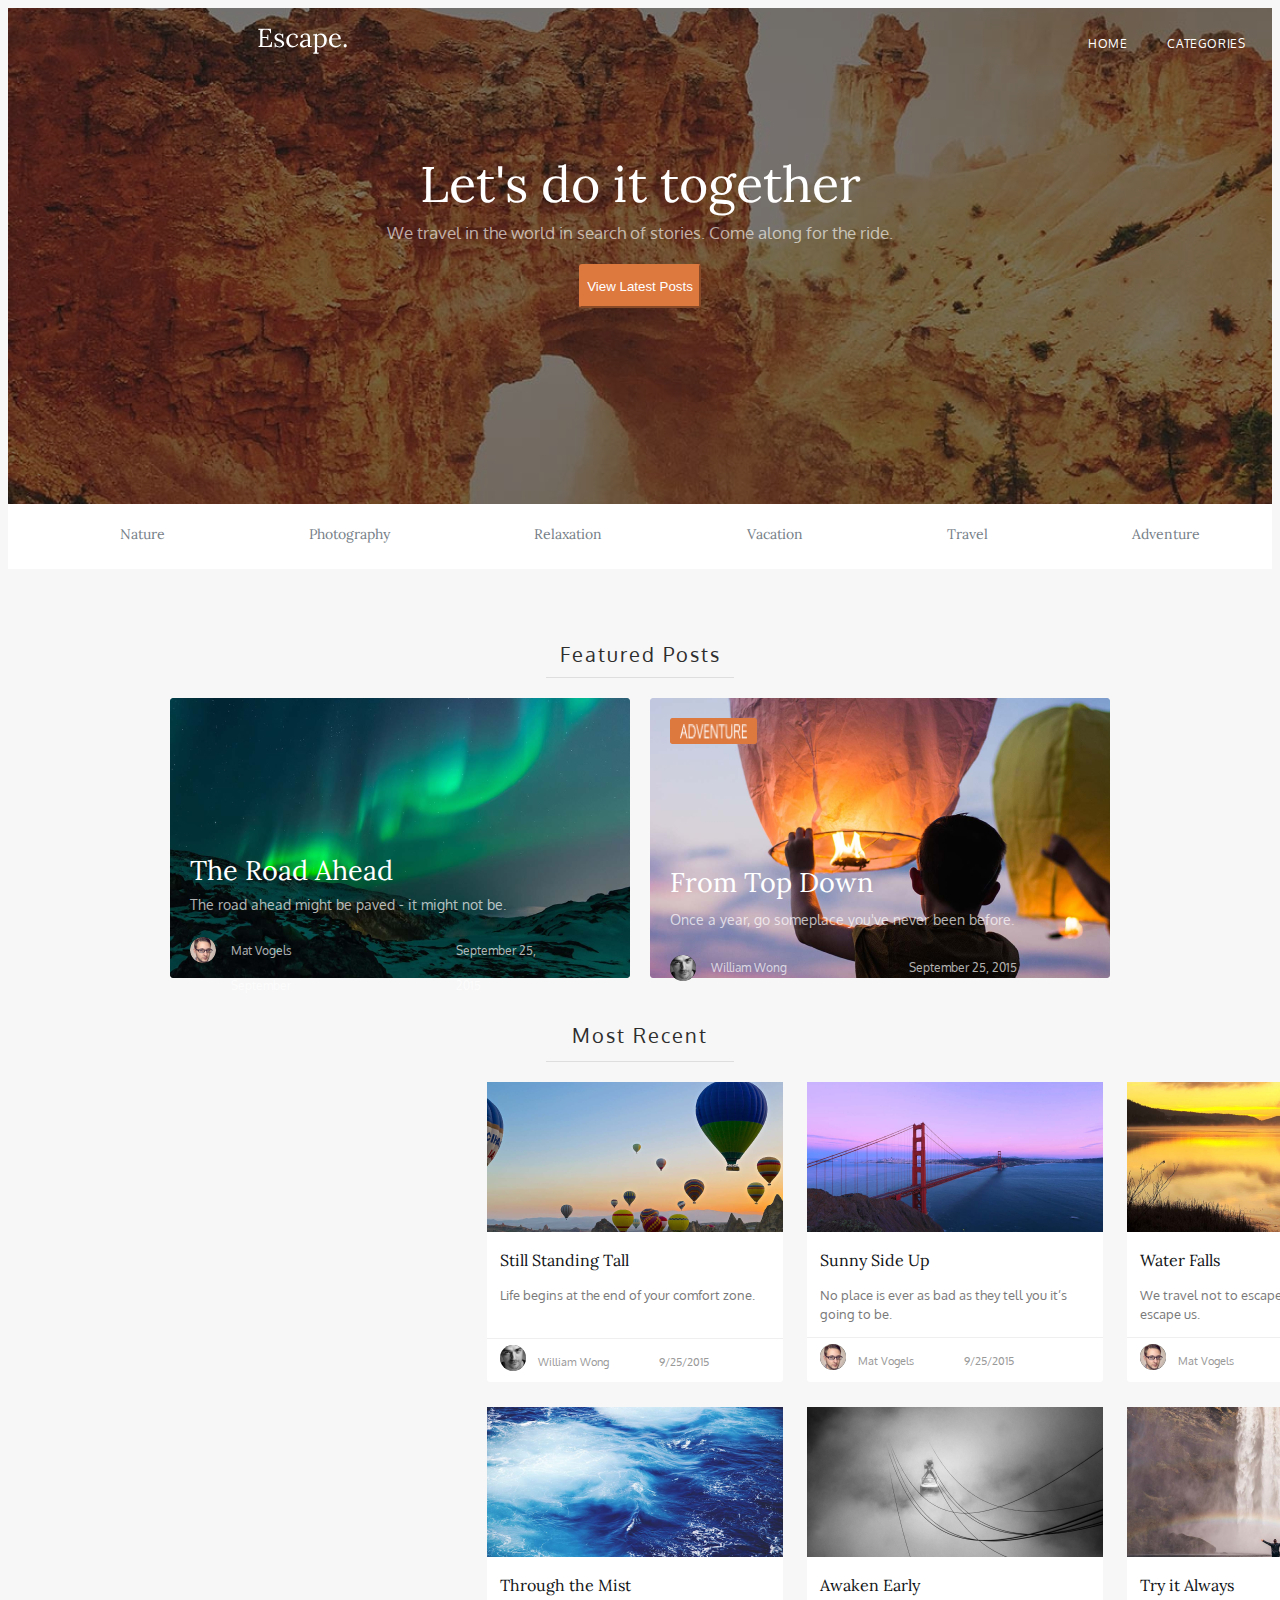
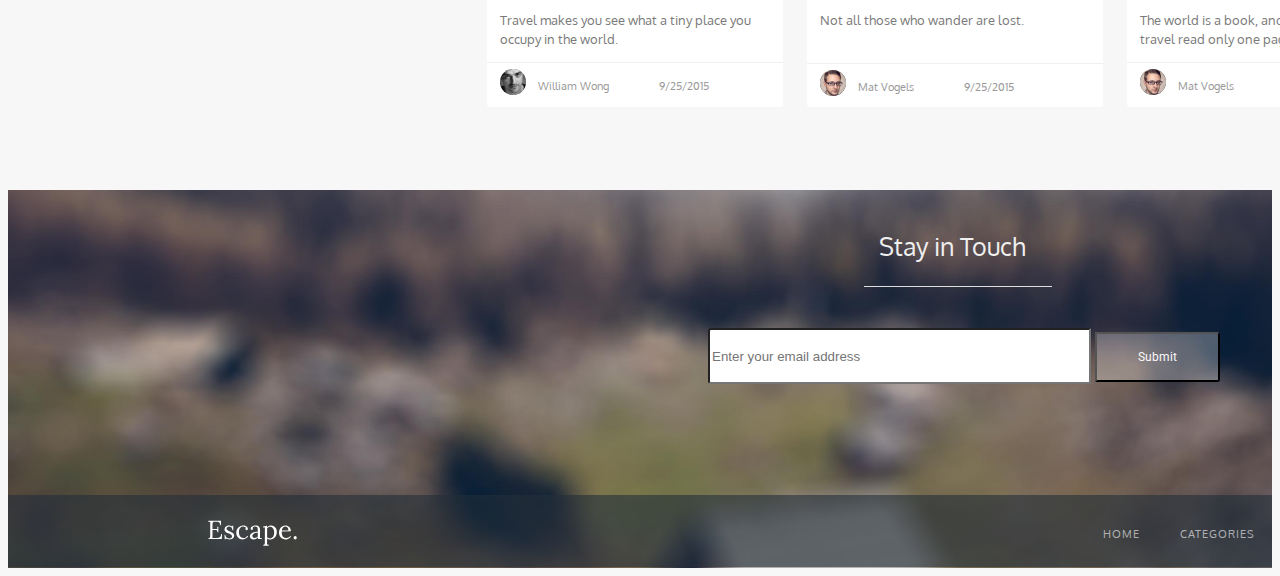
<file: lab4/Index.html>
﻿<!DOCTYPE html>
<html lang="ru">

<head>
  <meta charset="UTF-8">
  <title>index.html</title>
  <link rel="stylesheet" href="css/styles1.css">
  <link rel="preconnect" href="https://fonts.googleapis.com">
  <link rel="preconnect" href="https://fonts.gstatic.com" crossorigin>
  <link href="https://fonts.googleapis.com/css2?family=Lora&display=swap" rel="stylesheet">
  <link rel="preconnect" href="https://fonts.googleapis.com">
  <link rel="preconnect" href="https://fonts.gstatic.com" crossorigin>
  <link href="https://fonts.googleapis.com/css2?family=Lora&family=Oxygen:wght@300&display=swap" rel="stylesheet">
  <link rel="preconnect" href="https://fonts.googleapis.com">
  <link rel="preconnect" href="https://fonts.gstatic.com" crossorigin>
  <link href="https://fonts.googleapis.com/css2?family=Lora&family=Oxygen:wght@300&family=Roboto:wght@100&display=swap"
    rel="stylesheet">
  <style>body{background-color: #F7F7F7}</style>
</head>

<body>
  <header class="header">
    <a class="header__logo"><img src="images/escape.svg" alt="Escape"></a>
    <nav>
      <ul class="header__items">
        <li><a href="Index.html" class="header__items_link">HOME</a></li>
        <li><a href="#" class="header__items_link">CATEGORIES</a></li>
        <li><a href="#" class="header__items_link">ABOUT</a></li>
        <li><a href="#" class="header__items_link">CONTACT</a></li>
      </ul>
    </nav>
    <div class="header__top-block">
      <h1 class="header__top-block_title">Let's do it together</h1>
      <!--_title-->
      <p class="header__top-block_pretitle">
        We travel in the world in search of stories. Come along for the ride.
      </p>
      <button class="header__button">View Latest Posts</button>
    </div>
  </header>
  <div class="fp-back">
    <ul class="navigation-menu">
      <li><a href="#" class="navigation-menu__link">Nature</a></li>
      <li><a href="#" class="navigation-menu__link">Photography</a></li>
      <li><a href="#" class="navigation-menu__link">Relaxation</a></li>
      <li><a href="#" class="navigation-menu__link">Vacation</a></li>
      <li><a href="#" class="navigation-menu__link">Travel</a></li>
      <li><a href="#" class="navigation-menu__link">Adventure</a></li>
    </ul>
    <article class="featured-posts">
      <h2 class="featured-posts__title">Featured Posts</h2>
      <p class="featured-posts__line"><img src="images/upper-line.png" alt="upper-line"></p>
      <div class="featured-posts__all">
        <div class="featured-posts__first-post">
          <div>
            <a href="the-road-ahead.html" class="featured-posts__first-post_link">
              <p class="featured-posts__first_title">The Road Ahead</p>
              <!--p тег убрать-->
            </a>
            <p class="featured-posts__first_pretitle">
              The road ahead might be paved - it might not be.
            </p>
          </div>
          <div class="featured-posts__publisher_bar">
            <img class="featured-posts__first-publisher" src="images/mat-vogels.png" alt="Mat Vogels">
            <p class="featured-posts__first-name-date">
              Mat Vogels September
            </p>
            <p class="featured-posts__first-name-date">
              September 25, 2015
            </p>
          </div>
        </div>
        <div class="featured-posts__second-post">
          <div class="featured-posts__second-button_back"><img class="featured-posts__second-button" src="images/adventure.png" alt="adventure"></div>
          <p class="featured-posts__second_title">From Top Down</p>
          <p class="featured-posts__second_pretitle">
            Once a year, go someplace you've never been before.
          </p>
          <div class="featured-posts__publisher_bar">
            <img class="featured-posts__second-publisher" src="images/william-wong.png" alt="William Wong">
            <p class="featured-posts__second-name-date">
              William Wong
            </p>
            <p class="featured-posts__second-name-date">
              September 25, 2015
            </p>
          </div>
        </div>
      </div>
    </article>
    <article class="most-recent">
      <h2 class="most-recent__title_main">Most Recent</h2>
      <p class="most-recent__line"><img src="images/line.png" alt="line"></p>
      <div class="most-recent__first-half">
        <div class="most-recent__post-first">
          <div>
            <img src="images/still-standing-tall.png" alt="Still Standing Tall" class="most-recent__picture">
            <p class="most-recent__title">Still Standing Tall</p>
            <p class="most-recent__subtitle_short">
              Life begins at the end of your comfort zone.
            </p>
          </div>
          <img class="most-recent__post-line" src="images/most-recent-line.png" alt="most-recent-line">
          <!--вытащить в псевдоэлемент можно-->
          <div class="most-recent__publisher_bar">
            <img class="most-recent__first-publisher" src="images/william-wong.png" alt="William Wong">
            <p class="most-recent__name-date">William Wong</p>
            <p class="most-recent__name-date">9/25/2015</p>
          </div>
        </div>
        <div class="most-recent__post-first">
          <div>
            <img src="images/sunny-side-up.png" alt="Sunny Side Up" class="most-recent__picture">
            <p class="most-recent__title">Sunny Side Up</p>
            <p class="most-recent__subtitle">
              No place is ever as bad as they tell you it’s going to be.
            </p>
          </div>
          <img class="most-recent__post-line" src="images/most-recent-line.png" alt="MostRecent-line">
          <div class="most-recent__publisher_bar">
            <img class="most-recent__second-publisher" src="images/mat-vogels.png" alt="Mat Vogels">
            <p class="most-recent__name-date">Mat Vogels</p>
            <p class="most-recent__name-date">9/25/2015</p>
          </div>
        </div>
        <div class="most-recent__post-first">
          <div>
            <img src="images/water-falls.png" alt="Water Falls" class="most-recent__picture">
            <p class="most-recent__title">Water Falls</p>
            <p class="most-recent__subtitle">
              We travel not to escape life, but for life not to escape us.
            </p>
          </div>
          <img class="most-recent__post-line" src="images/most-recent-line.png" alt="MostRecent-line">
          <div class="most-recent__publisher_bar">
            <img class="most-recent__second-publisher" src="images/mat-vogels.png" alt="Mat Vogels">
            <p class="most-recent__name-date">Mat Vogels</p>
            <p class="most-recent__name-date">9/25/2015</p>
          </div>
        </div>
      </div>
      <div class="most-recent__second-half">
        <div class="most-recent__post-first">
          <div>
            <img src="images/through-the-mist.png" alt="Through the Mist" class="most-recent__picture">
            <p class="most-recent__title">Through the Mist</p>
            <p class="most-recent__subtitle">
              Travel makes you see what a tiny place you occupy in the world.
            </p>
          </div>
          <img class="most-recent__post-line" src="images/most-recent-line.png" alt="MostRecent-line">
          <div class="most-recent__publisher_bar">
            <img class="most-recent__first-publisher" src="images/william-wong.png" alt="William Wong">
            <p class="most-recent__name-date">William Wong</p>
            <p class="most-recent__name-date">9/25/2015</p>
          </div>
        </div>
        <div class="most-recent__post-first">
          <div>
            <img src="images/awaken-early.png" alt="Awaken Early" class="most-recent__picture">
            <p class="most-recent__title">Awaken Early</p>
            <p class="most-recent__subtitle_short">
              Not all those who wander are lost.
            </p>
          </div>
          <img class="most-recent__post-line" src="images/most-recent-line.png" alt="MostRecent-line">
          <div class="most-recent__publisher_bar">
            <img class="most-recent__second-publisher" src="images/mat-vogels.png" alt="Mat Vogels">
            <p class="most-recent__name-date">Mat Vogels</p>
            <p class="most-recent__name-date">9/25/2015</p>
          </div>
        </div>
        <div class="most-recent__post-first">
          <div>
            <img src="images/try-it-always.png" alt="Try it Always" class="most-recent__picture">
            <p class="most-recent__title">Try it Always</p>
            <p class="most-recent__subtitle">
              The world is a book, and those who do not travel read only one
              page.
            </p>
          </div>
          <img class="most-recent__post-line" src="images/most-recent-line.png" alt="MostRecent-line">
          <div class="most-recent__publisher_bar">
            <img class="most-recent__second-publisher" src="images/mat-vogels.png" alt="Mat Vogels">
            <p class="most-recent__name-date">Mat Vogels</p>
            <p class="most-recent__name-date">9/25/2015</p>
          </div>
        </div>
      </div>
  </div>
  </article>
  </div>
  <footer class="footer">
    <p class="footer__title">Stay in Touch</p>
    <p class="footer__line"><img src="images/line.png" alt=""></p>
    <form class="footer__form" action="#">
      <input class="footer__form_text" type="text" placeholder="Enter your email address">
      <input class="footer__form_button" type="submit" name="Submit" value="Submit">
    </form>
    <div class="footer__nav"><a><img class="footer__logo" src="images/escape.svg" alt="Escape"></a>
      <ul class="nav">
        <li><a href="Index.html" class="nav__link">HOME</a></li>
        <li><a href="#" class="nav__link">CATEGORIES</a></li>
        <li><a href="#" class="nav__link">ABOUT</a></li>
        <li><a href="#" class="nav__link">CONTACT</a></li>
      </ul>
    </div>
  </footer>
</body>

</html>
</file>
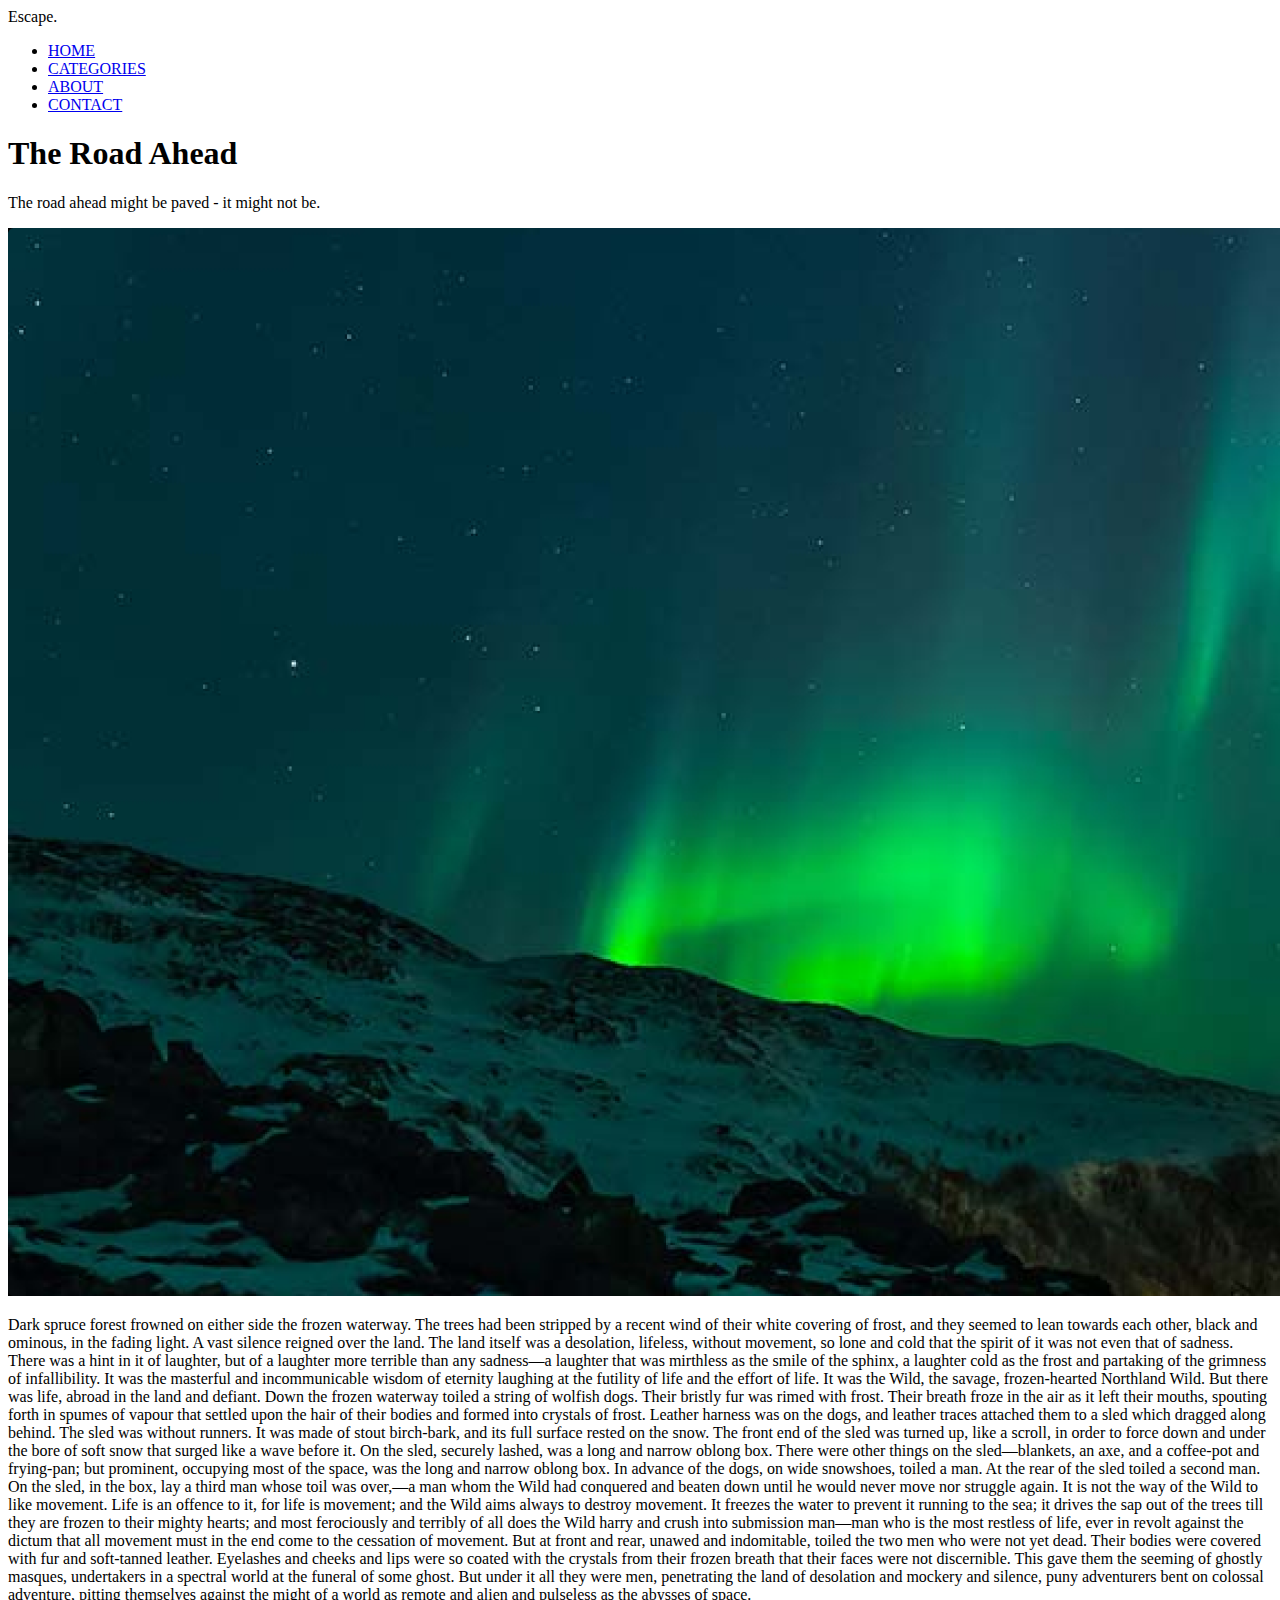
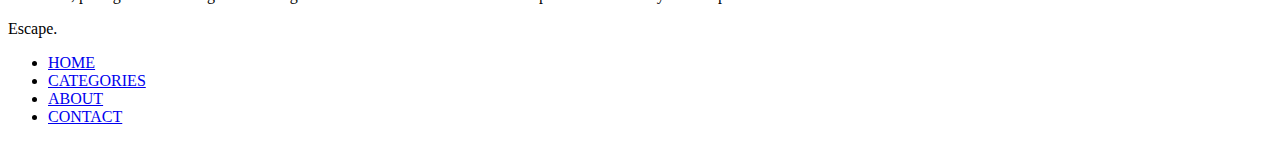
<file: lab2/the-road-ahead.html>
<!DOCTYPE html>
<html lang="eng">
  <head>
    <meta charset="UTF-8" />
    <title>the-road-ahead</title>
  </head>
  <body>
    <header>
      <span>Escape.</span>
      <nav>
        <ul>
          <li><a href="Index.html">HOME</a></li>
          <li><a href="#">CATEGORIES</a></li>
          <li><a href="#">ABOUT</a></li>
          <li><a href="#">CONTACT</a></li>
        </ul>
      </nav>
      <h1>The Road Ahead</h1>
      <p>The road ahead might be paved - it might not be.</p>
    </header>
    <img src="the-road-ahead.png" alt="The Road Ahead" />
    <div>
      <p>
        Dark spruce forest frowned on either side the frozen waterway. The trees
        had been stripped by a recent wind of their white covering of frost, and
        they seemed to lean towards each other, black and ominous, in the fading
        light. A vast silence reigned over the land. The land itself was a
        desolation, lifeless, without movement, so lone and cold that the spirit
        of it was not even that of sadness. There was a hint in it of laughter,
        but of a laughter more terrible than any sadness—a laughter that was
        mirthless as the smile of the sphinx, a laughter cold as the frost and
        partaking of the grimness of infallibility. It was the masterful and
        incommunicable wisdom of eternity laughing at the futility of life and
        the effort of life. It was the Wild, the savage, frozen-hearted
        Northland Wild. But there was life, abroad in the land and defiant. Down
        the frozen waterway toiled a string of wolfish dogs. Their bristly fur
        was rimed with frost. Their breath froze in the air as it left their
        mouths, spouting forth in spumes of vapour that settled upon the hair of
        their bodies and formed into crystals of frost. Leather harness was on
        the dogs, and leather traces attached them to a sled which dragged along
        behind. The sled was without runners. It was made of stout birch-bark,
        and its full surface rested on the snow. The front end of the sled was
        turned up, like a scroll, in order to force down and under the bore of
        soft snow that surged like a wave before it. On the sled, securely
        lashed, was a long and narrow oblong box. There were other things on the
        sled—blankets, an axe, and a coffee-pot and frying-pan; but prominent,
        occupying most of the space, was the long and narrow oblong box. In
        advance of the dogs, on wide snowshoes, toiled a man. At the rear of the
        sled toiled a second man. On the sled, in the box, lay a third man whose
        toil was over,—a man whom the Wild had conquered and beaten down until
        he would never move nor struggle again. It is not the way of the Wild to
        like movement. Life is an offence to it, for life is movement; and the
        Wild aims always to destroy movement. It freezes the water to prevent it
        running to the sea; it drives the sap out of the trees till they are
        frozen to their mighty hearts; and most ferociously and terribly of all
        does the Wild harry and crush into submission man—man who is the most
        restless of life, ever in revolt against the dictum that all movement
        must in the end come to the cessation of movement. But at front and
        rear, unawed and indomitable, toiled the two men who were not yet dead.
        Their bodies were covered with fur and soft-tanned leather. Eyelashes
        and cheeks and lips were so coated with the crystals from their frozen
        breath that their faces were not discernible. This gave them the seeming
        of ghostly masques, undertakers in a spectral world at the funeral of
        some ghost. But under it all they were men, penetrating the land of
        desolation and mockery and silence, puny adventurers bent on colossal
        adventure, pitting themselves against the might of a world as remote and
        alien and pulseless as the abysses of space.
      </p>
    </div>
    <div>
      <span>Escape.</span>
      <footer>
        <nav>
          <ul>
            <li><a href="Index.html">HOME</a></li>
            <li><a href="#">CATEGORIES</a></li>
            <li><a href="#">ABOUT</a></li>
            <li><a href="#">CONTACT</a></li>
          </ul>
        </nav>
      </footer>
    </div>
  </body>
</html>
</file>
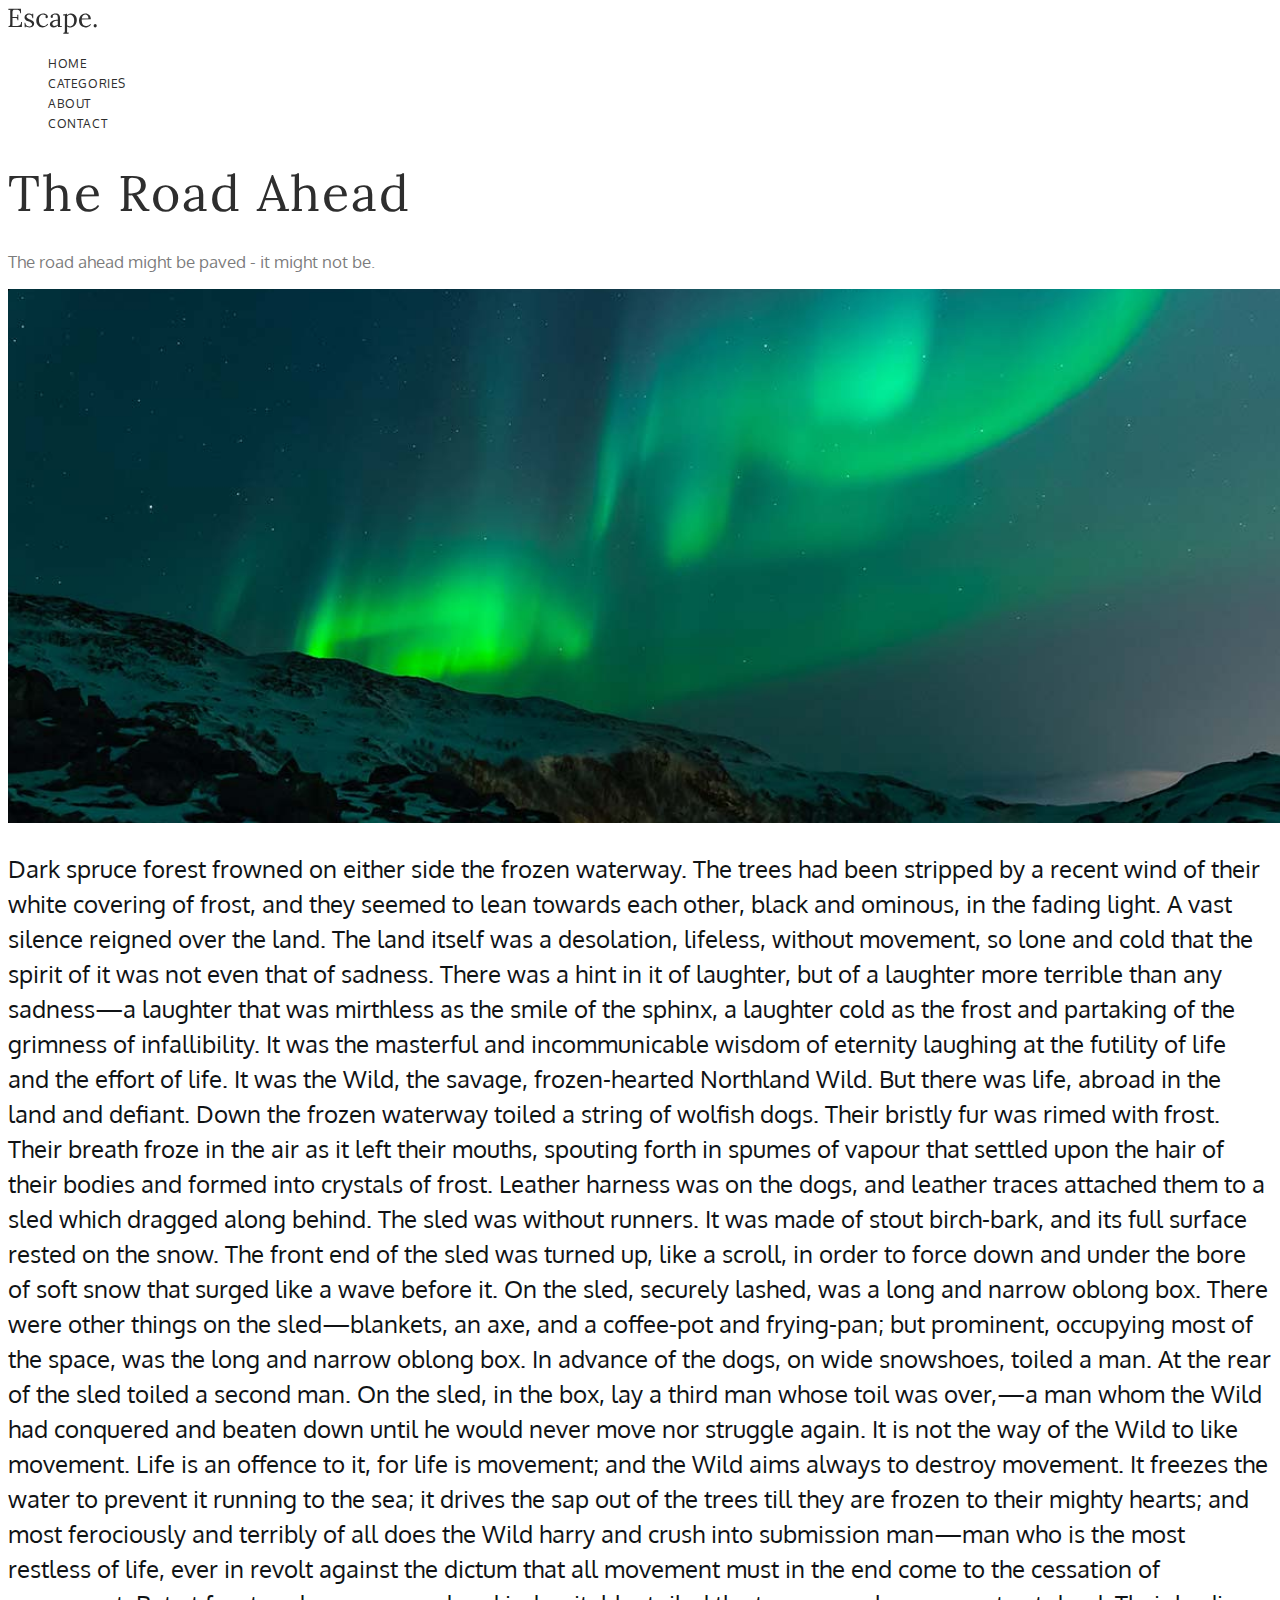
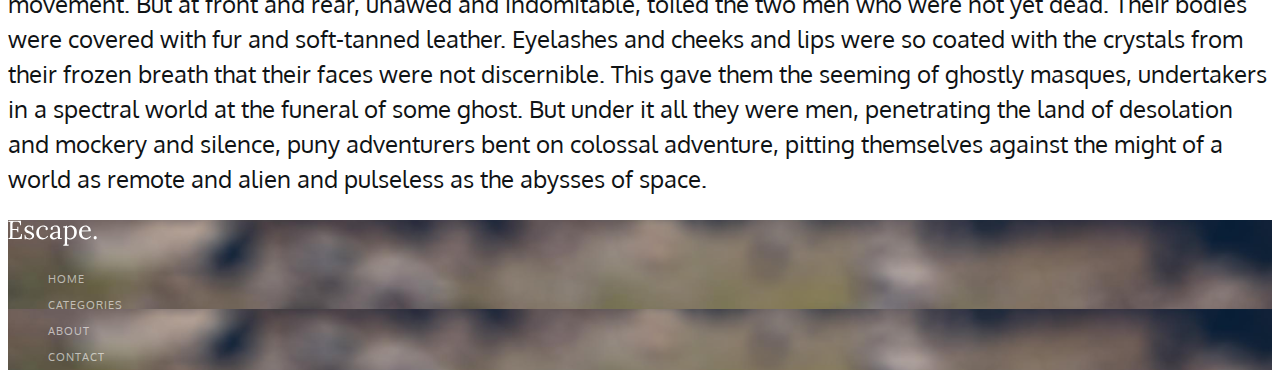
<file: lab3/the-road-ahead.html>
<!DOCTYPE html>
<html lang="en">

<head>
  <meta charset="UTF-8">
  <title>the-road-ahead</title>
  <link href="css/styles2.css" rel="stylesheet">
  <link rel="preconnect" href="https://fonts.googleapis.com">
  <link rel="preconnect" href="https://fonts.gstatic.com" crossorigin>
  <link href="https://fonts.googleapis.com/css2?family=Lora&display=swap" rel="stylesheet">
  <link rel="preconnect" href="https://fonts.googleapis.com">
  <link rel="preconnect" href="https://fonts.gstatic.com" crossorigin>
  <link href="https://fonts.googleapis.com/css2?family=Lora&family=Oxygen:wght@300&display=swap" rel="stylesheet">
</head>

<body>
  <header class="header">
      <svg width="89" height="26" viewBox="0 0 89 26" fill="none" xmlns="http://www.w3.org/2000/svg">
        <path d="M9.478 12.266C9.478 11.5033 9.374 10.9573 9.166 10.628C8.958 10.2987 8.62867 10.0993 8.178 10.03C7.72733 9.96067 7.12933 9.94333 6.384 9.978L4.486 10.056V16.01C4.486 16.478 4.47733 16.8767 4.46 17.206C4.46 17.5353 4.44267 17.8127 4.408 18.038L9.374 17.96C10.1367 17.9427 10.7953 17.8213 11.35 17.596C11.9047 17.3533 12.338 16.9373 12.65 16.348C12.962 15.7587 13.118 14.9527 13.118 13.93H14.002L13.846 19H0.43V18.142C1.08867 18.1073 1.53933 17.96 1.782 17.7C2.02467 17.4227 2.15467 17.05 2.172 16.582C2.20667 16.0967 2.224 15.5507 2.224 14.944V3.712C2.224 3.36533 2.23267 3.036 2.25 2.724C2.26733 2.39467 2.28467 2.1 2.302 1.84C1.99 1.85733 1.678 1.87467 1.366 1.892C1.054 1.90933 0.742 1.92667 0.43 1.944V0.799999H12.936L13.066 5.35H12.208C12.208 4.32733 12.052 3.556 11.74 3.036C11.428 2.49867 11.0033 2.14333 10.466 1.97C9.946 1.77933 9.35667 1.69267 8.698 1.71L6.462 1.762C5.82067 1.77933 5.36133 1.90067 5.084 2.126C4.80667 2.35133 4.63333 2.68933 4.564 3.14C4.512 3.57333 4.486 4.14533 4.486 4.856V9.016L9.374 9.042L9.192 6.806H10.336V12.266H9.478ZM21.6478 19.416C20.7812 19.416 20.0098 19.2947 19.3338 19.052C18.6578 18.8267 18.1032 18.5667 17.6698 18.272L17.7738 19.182H16.6818L16.5258 14.71H17.3318C17.3665 15.4207 17.5658 16.062 17.9298 16.634C18.2938 17.1887 18.7618 17.622 19.3338 17.934C19.9058 18.246 20.5212 18.402 21.1798 18.402C21.6305 18.402 22.0725 18.3327 22.5058 18.194C22.9392 18.038 23.3032 17.8127 23.5978 17.518C23.8925 17.206 24.0398 16.816 24.0398 16.348C24.0398 15.8627 23.8925 15.464 23.5978 15.152C23.3205 14.8227 22.9478 14.5367 22.4798 14.294C22.0118 14.0513 21.5092 13.826 20.9718 13.618C20.4518 13.41 19.9318 13.1933 19.4118 12.968C18.8918 12.7427 18.4065 12.474 17.9558 12.162C17.5225 11.85 17.1758 11.4687 16.9158 11.018C16.6558 10.5673 16.5258 10.0127 16.5258 9.354C16.5258 8.99 16.5952 8.59133 16.7338 8.158C16.8725 7.72467 17.1065 7.31733 17.4358 6.936C17.7652 6.53733 18.2158 6.21667 18.7878 5.974C19.3598 5.714 20.0878 5.584 20.9718 5.584C21.4398 5.584 21.9598 5.662 22.5318 5.818C23.1038 5.974 23.6585 6.26867 24.1958 6.702L24.1438 5.714H25.2358V10.264H24.4038C24.3692 9.65733 24.2305 9.07667 23.9878 8.522C23.7452 7.95 23.3898 7.482 22.9218 7.118C22.4538 6.73667 21.8472 6.546 21.1018 6.546C20.3045 6.546 19.6805 6.74533 19.2298 7.144C18.7792 7.54267 18.5538 8.002 18.5538 8.522C18.5538 9.05933 18.7185 9.51 19.0478 9.874C19.3945 10.2207 19.8365 10.524 20.3738 10.784C20.9112 11.044 21.4832 11.2953 22.0898 11.538C22.7485 11.8153 23.3898 12.1187 24.0138 12.448C24.6378 12.7773 25.1492 13.1933 25.5478 13.696C25.9465 14.1813 26.1458 14.814 26.1458 15.594C26.1458 16.4607 25.9205 17.18 25.4698 17.752C25.0365 18.324 24.4732 18.74 23.7798 19C23.1038 19.2773 22.3932 19.416 21.6478 19.416ZM34.697 19.416C33.5357 19.416 32.461 19.156 31.473 18.636C30.5023 18.0987 29.7223 17.336 29.133 16.348C28.561 15.3427 28.275 14.138 28.275 12.734C28.275 11.8327 28.4397 10.9573 28.769 10.108C29.0983 9.25867 29.5577 8.496 30.147 7.82C30.7537 7.12667 31.473 6.58067 32.305 6.182C33.137 5.78333 34.0557 5.584 35.061 5.584C36.0317 5.584 36.8723 5.73133 37.583 6.026C38.311 6.32067 38.8743 6.71067 39.273 7.196C39.6717 7.68133 39.871 8.21 39.871 8.782C39.871 9.16333 39.767 9.49267 39.559 9.77C39.351 10.03 39.0477 10.16 38.649 10.16C38.2157 10.1773 37.9037 10.0473 37.713 9.77C37.5397 9.47533 37.453 9.21533 37.453 8.99C37.453 8.81667 37.479 8.64333 37.531 8.47C37.583 8.27933 37.687 8.106 37.843 7.95C37.7043 7.534 37.4617 7.23067 37.115 7.04C36.7683 6.832 36.4043 6.702 36.023 6.65C35.659 6.58067 35.3557 6.546 35.113 6.546C33.9343 6.546 32.9377 7.02267 32.123 7.976C31.3257 8.912 30.927 10.2813 30.927 12.084C30.927 13.2453 31.109 14.2767 31.473 15.178C31.8543 16.0793 32.383 16.79 33.059 17.31C33.735 17.8127 34.515 18.064 35.399 18.064C36.2137 18.064 36.9937 17.8473 37.739 17.414C38.4843 16.9807 39.065 16.452 39.481 15.828L40.157 16.348C39.7063 17.076 39.1603 17.6653 38.519 18.116C37.895 18.5667 37.245 18.896 36.569 19.104C35.9103 19.312 35.2863 19.416 34.697 19.416ZM50.0441 19C49.9921 18.7053 49.9574 18.4453 49.9401 18.22C49.9228 17.9947 49.8968 17.7607 49.8621 17.518C49.2728 18.1073 48.6314 18.5753 47.9381 18.922C47.2621 19.2513 46.5428 19.416 45.7801 19.416C44.4628 19.416 43.4834 19.1213 42.8421 18.532C42.2008 17.9253 41.8801 17.1887 41.8801 16.322C41.8801 15.5247 42.1228 14.84 42.6081 14.268C43.1108 13.6787 43.7521 13.202 44.5321 12.838C45.3294 12.4567 46.1874 12.1793 47.1061 12.006C48.0421 11.8153 48.9434 11.7287 49.8101 11.746V10.134C49.8101 9.52733 49.7581 8.95533 49.6541 8.418C49.5501 7.88067 49.3248 7.43867 48.9781 7.092C48.6314 6.74533 48.0768 6.56333 47.3141 6.546C46.8114 6.52867 46.2914 6.624 45.7541 6.832C45.2341 7.04 44.8528 7.39533 44.6101 7.898C44.7488 8.03667 44.8354 8.20133 44.8701 8.392C44.9221 8.56533 44.9481 8.73 44.9481 8.886C44.9481 9.094 44.8614 9.33667 44.6881 9.614C44.5148 9.874 44.2114 9.99533 43.7781 9.978C43.4141 9.978 43.1368 9.85667 42.9461 9.614C42.7554 9.354 42.6601 9.05067 42.6601 8.704C42.6601 8.11467 42.8768 7.586 43.3101 7.118C43.7608 6.65 44.3761 6.27733 45.1561 6C45.9361 5.72267 46.8201 5.584 47.8081 5.584C49.2641 5.584 50.3388 5.974 51.0321 6.754C51.7254 7.51667 52.0634 8.73 52.0461 10.394C52.0461 11.0353 52.0461 11.6853 52.0461 12.344C52.0461 12.9853 52.0374 13.6353 52.0201 14.294C52.0201 14.9353 52.0201 15.5853 52.0201 16.244C52.0201 16.5213 52.0114 16.7987 51.9941 17.076C51.9768 17.3533 51.9508 17.6653 51.9161 18.012C52.2281 17.9947 52.5314 17.9773 52.8261 17.96C53.1381 17.9427 53.4501 17.9253 53.7621 17.908V19H50.0441ZM49.8101 12.63C49.2208 12.6473 48.5968 12.7253 47.9381 12.864C47.2968 12.9853 46.6988 13.176 46.1441 13.436C45.6068 13.696 45.1648 14.0427 44.8181 14.476C44.4888 14.892 44.3328 15.4033 44.3501 16.01C44.3848 16.6513 44.5928 17.1367 44.9741 17.466C45.3728 17.778 45.8408 17.934 46.3781 17.934C47.0888 17.934 47.7041 17.804 48.2241 17.544C48.7614 17.2667 49.2901 16.8853 49.8101 16.4C49.7928 16.2093 49.7841 16.0013 49.7841 15.776C49.7841 15.5507 49.7841 15.3167 49.7841 15.074C49.7841 14.9873 49.7841 14.71 49.7841 14.242C49.8014 13.774 49.8101 13.2367 49.8101 12.63ZM55.3123 25.63V24.85C55.8497 24.85 56.2223 24.7113 56.4303 24.434C56.6383 24.174 56.7597 23.8013 56.7943 23.316C56.829 22.848 56.8463 22.302 56.8463 21.678L56.8983 9.12C56.8983 8.84267 56.8983 8.56533 56.8983 8.288C56.9157 8.01067 56.9503 7.72467 57.0023 7.43C56.6903 7.44733 56.3783 7.46467 56.0663 7.482C55.7717 7.49933 55.4683 7.51667 55.1563 7.534V6.442C55.919 6.442 56.491 6.40733 56.8723 6.338C57.271 6.26867 57.557 6.182 57.7303 6.078C57.921 5.974 58.077 5.86133 58.1983 5.74H58.9783C58.9957 5.91333 59.013 6.12133 59.0303 6.364C59.0477 6.58933 59.065 6.84933 59.0823 7.144C59.6023 6.676 60.2177 6.30333 60.9283 6.026C61.6563 5.73133 62.3843 5.584 63.1123 5.584C64.1177 5.584 65.0537 5.844 65.9203 6.364C66.787 6.884 67.489 7.62933 68.0263 8.6C68.5637 9.55333 68.8323 10.6973 68.8323 12.032C68.8323 13.5053 68.5203 14.7967 67.8963 15.906C67.2897 17.0153 66.4837 17.882 65.4783 18.506C64.473 19.1127 63.381 19.416 62.2023 19.416C61.5957 19.416 61.0323 19.338 60.5123 19.182C60.0097 19.0433 59.533 18.8353 59.0823 18.558V22.874C59.0823 23.2207 59.0737 23.524 59.0563 23.784C59.0563 24.0613 59.0303 24.3473 58.9783 24.642C59.2557 24.6247 59.5243 24.6073 59.7843 24.59C60.0617 24.59 60.339 24.5813 60.6163 24.564V25.63H55.3123ZM62.1503 18.376C62.9823 18.376 63.693 18.1247 64.2823 17.622C64.889 17.102 65.3483 16.4 65.6603 15.516C65.9897 14.6147 66.1543 13.592 66.1543 12.448C66.1543 11.512 66.0157 10.6193 65.7383 9.77C65.4783 8.90333 65.0537 8.20133 64.4643 7.664C63.8923 7.12667 63.1297 6.858 62.1763 6.858C61.587 6.858 61.015 7.00533 60.4603 7.3C59.923 7.57733 59.4723 7.91533 59.1083 8.314C59.1083 8.38333 59.1083 8.48733 59.1083 8.626C59.1257 8.74733 59.1343 8.97267 59.1343 9.302C59.1343 9.614 59.1343 10.0907 59.1343 10.732C59.1343 11.356 59.1257 12.2053 59.1083 13.28C59.1083 14.3547 59.1083 15.7153 59.1083 17.362C59.5417 17.6913 60.0097 17.9427 60.5123 18.116C61.0323 18.2893 61.5783 18.376 62.1503 18.376ZM77.352 19.416C76.156 19.416 75.0727 19.1387 74.102 18.584C73.1487 18.012 72.3947 17.2147 71.84 16.192C71.2853 15.152 71.008 13.93 71.008 12.526C71.008 11.3127 71.2767 10.1773 71.814 9.12C72.3687 8.06267 73.14 7.21333 74.128 6.572C75.116 5.91333 76.26 5.584 77.56 5.584C78.288 5.584 78.964 5.70533 79.588 5.948C80.2293 6.17333 80.7927 6.52867 81.278 7.014C81.7633 7.482 82.1447 8.08 82.422 8.808C82.6993 9.51867 82.838 10.3593 82.838 11.33L73.686 11.486C73.686 12.8033 73.8247 13.9647 74.102 14.97C74.3967 15.958 74.8647 16.7293 75.506 17.284C76.1473 17.8213 76.9707 18.09 77.976 18.09C78.5133 18.09 79.0593 17.9947 79.614 17.804C80.186 17.6133 80.7147 17.3533 81.2 17.024C81.6853 16.6947 82.0753 16.3307 82.37 15.932L82.994 16.452C82.526 17.18 81.9627 17.7607 81.304 18.194C80.6453 18.6273 79.9693 18.9393 79.276 19.13C78.5827 19.3207 77.9413 19.416 77.352 19.416ZM73.764 10.394H80.394C80.394 9.77 80.2987 9.172 80.108 8.6C79.9347 8.01067 79.64 7.534 79.224 7.17C78.808 6.78867 78.262 6.598 77.586 6.598C76.5807 6.598 75.74 6.90133 75.064 7.508C74.4053 8.09733 73.972 9.05933 73.764 10.394ZM87.1798 19.416C86.7811 19.416 86.4258 19.26 86.1138 18.948C85.8191 18.6187 85.6718 18.22 85.6718 17.752C85.6718 17.284 85.8278 16.8853 86.1398 16.556C86.4518 16.2267 86.8071 16.062 87.2058 16.062C87.6391 16.062 87.9945 16.2267 88.2718 16.556C88.5665 16.8853 88.7138 17.284 88.7138 17.752C88.7138 18.22 88.5578 18.6187 88.2458 18.948C87.9338 19.26 87.5785 19.416 87.1798 19.416Z" fill="#2E2E2E"/>
        </svg>
        
    <nav>
      <ul class="header__items">
        <li><a href="Index.html" class="header__items_link">HOME</a></li>
        <li><a href="#" class="header__items_link">CATEGORIES</a></li>
        <li><a href="#" class="header__items_link">ABOUT</a></li>
        <li><a href="#" class="header__items_link">CONTACT</a></li>
      </ul>
    </nav>
  </header>
  <div class="main">
    <div>
      <h1 class="main__title">The Road Ahead</h1>
      <p class="main__pretitle">The road ahead might be paved - it might not be.</p>
    </div>
    <img src="images/the-road-ahead.png" alt="The Road Ahead" class="main__image">
    <p class="main__text">
      Dark spruce forest frowned on either side the frozen waterway. The trees
      had been stripped by a recent wind of their white covering of frost, and
      they seemed to lean towards each other, black and ominous, in the fading
      light. A vast silence reigned over the land. The land itself was a
      desolation, lifeless, without movement, so lone and cold that the spirit
      of it was not even that of sadness. There was a hint in it of laughter,
      but of a laughter more terrible than any sadness—a laughter that was
      mirthless as the smile of the sphinx, a laughter cold as the frost and
      partaking of the grimness of infallibility. It was the masterful and
      incommunicable wisdom of eternity laughing at the futility of life and
      the effort of life. It was the Wild, the savage, frozen-hearted
      Northland Wild. But there was life, abroad in the land and defiant. Down
      the frozen waterway toiled a string of wolfish dogs. Their bristly fur
      was rimed with frost. Their breath froze in the air as it left their
      mouths, spouting forth in spumes of vapour that settled upon the hair of
      their bodies and formed into crystals of frost. Leather harness was on
      the dogs, and leather traces attached them to a sled which dragged along
      behind. The sled was without runners. It was made of stout birch-bark,
      and its full surface rested on the snow. The front end of the sled was
      turned up, like a scroll, in order to force down and under the bore of
      soft snow that surged like a wave before it. On the sled, securely
      lashed, was a long and narrow oblong box. There were other things on the
      sled—blankets, an axe, and a coffee-pot and frying-pan; but prominent,
      occupying most of the space, was the long and narrow oblong box. In
      advance of the dogs, on wide snowshoes, toiled a man. At the rear of the
      sled toiled a second man. On the sled, in the box, lay a third man whose
      toil was over,—a man whom the Wild had conquered and beaten down until
      he would never move nor struggle again. It is not the way of the Wild to
      like movement. Life is an offence to it, for life is movement; and the
      Wild aims always to destroy movement. It freezes the water to prevent it
      running to the sea; it drives the sap out of the trees till they are
      frozen to their mighty hearts; and most ferociously and terribly of all
      does the Wild harry and crush into submission man—man who is the most
      restless of life, ever in revolt against the dictum that all movement
      must in the end come to the cessation of movement. But at front and
      rear, unawed and indomitable, toiled the two men who were not yet dead.
      Their bodies were covered with fur and soft-tanned leather. Eyelashes
      and cheeks and lips were so coated with the crystals from their frozen
      breath that their faces were not discernible. This gave them the seeming
      of ghostly masques, undertakers in a spectral world at the funeral of
      some ghost. But under it all they were men, penetrating the land of
      desolation and mockery and silence, puny adventurers bent on colossal
      adventure, pitting themselves against the might of a world as remote and
      alien and pulseless as the abysses of space.
    </p>
  </div>
  <div>
    <footer class="footer">
      <svg width="89" height="26" viewBox="0 0 89 26" fill="none" xmlns="http://www.w3.org/2000/svg">
        <path
          d="M9.478 12.266C9.478 11.5033 9.374 10.9573 9.166 10.628C8.958 10.2987 8.62867 10.0993 8.178 10.03C7.72733 9.96067 7.12933 9.94333 6.384 9.978L4.486 10.056V16.01C4.486 16.478 4.47733 16.8767 4.46 17.206C4.46 17.5353 4.44267 17.8127 4.408 18.038L9.374 17.96C10.1367 17.9427 10.7953 17.8213 11.35 17.596C11.9047 17.3533 12.338 16.9373 12.65 16.348C12.962 15.7587 13.118 14.9527 13.118 13.93H14.002L13.846 19H0.43V18.142C1.08867 18.1073 1.53933 17.96 1.782 17.7C2.02467 17.4227 2.15467 17.05 2.172 16.582C2.20667 16.0967 2.224 15.5507 2.224 14.944V3.712C2.224 3.36533 2.23267 3.036 2.25 2.724C2.26733 2.39467 2.28467 2.1 2.302 1.84C1.99 1.85733 1.678 1.87467 1.366 1.892C1.054 1.90933 0.742 1.92667 0.43 1.944V0.799999H12.936L13.066 5.35H12.208C12.208 4.32733 12.052 3.556 11.74 3.036C11.428 2.49867 11.0033 2.14333 10.466 1.97C9.946 1.77933 9.35667 1.69267 8.698 1.71L6.462 1.762C5.82067 1.77933 5.36133 1.90067 5.084 2.126C4.80667 2.35133 4.63333 2.68933 4.564 3.14C4.512 3.57333 4.486 4.14533 4.486 4.856V9.016L9.374 9.042L9.192 6.806H10.336V12.266H9.478ZM21.6478 19.416C20.7812 19.416 20.0098 19.2947 19.3338 19.052C18.6578 18.8267 18.1032 18.5667 17.6698 18.272L17.7738 19.182H16.6818L16.5258 14.71H17.3318C17.3665 15.4207 17.5658 16.062 17.9298 16.634C18.2938 17.1887 18.7618 17.622 19.3338 17.934C19.9058 18.246 20.5212 18.402 21.1798 18.402C21.6305 18.402 22.0725 18.3327 22.5058 18.194C22.9392 18.038 23.3032 17.8127 23.5978 17.518C23.8925 17.206 24.0398 16.816 24.0398 16.348C24.0398 15.8627 23.8925 15.464 23.5978 15.152C23.3205 14.8227 22.9478 14.5367 22.4798 14.294C22.0118 14.0513 21.5092 13.826 20.9718 13.618C20.4518 13.41 19.9318 13.1933 19.4118 12.968C18.8918 12.7427 18.4065 12.474 17.9558 12.162C17.5225 11.85 17.1758 11.4687 16.9158 11.018C16.6558 10.5673 16.5258 10.0127 16.5258 9.354C16.5258 8.99 16.5952 8.59133 16.7338 8.158C16.8725 7.72467 17.1065 7.31733 17.4358 6.936C17.7652 6.53733 18.2158 6.21667 18.7878 5.974C19.3598 5.714 20.0878 5.584 20.9718 5.584C21.4398 5.584 21.9598 5.662 22.5318 5.818C23.1038 5.974 23.6585 6.26867 24.1958 6.702L24.1438 5.714H25.2358V10.264H24.4038C24.3692 9.65733 24.2305 9.07667 23.9878 8.522C23.7452 7.95 23.3898 7.482 22.9218 7.118C22.4538 6.73667 21.8472 6.546 21.1018 6.546C20.3045 6.546 19.6805 6.74533 19.2298 7.144C18.7792 7.54267 18.5538 8.002 18.5538 8.522C18.5538 9.05933 18.7185 9.51 19.0478 9.874C19.3945 10.2207 19.8365 10.524 20.3738 10.784C20.9112 11.044 21.4832 11.2953 22.0898 11.538C22.7485 11.8153 23.3898 12.1187 24.0138 12.448C24.6378 12.7773 25.1492 13.1933 25.5478 13.696C25.9465 14.1813 26.1458 14.814 26.1458 15.594C26.1458 16.4607 25.9205 17.18 25.4698 17.752C25.0365 18.324 24.4732 18.74 23.7798 19C23.1038 19.2773 22.3932 19.416 21.6478 19.416ZM34.697 19.416C33.5357 19.416 32.461 19.156 31.473 18.636C30.5023 18.0987 29.7223 17.336 29.133 16.348C28.561 15.3427 28.275 14.138 28.275 12.734C28.275 11.8327 28.4397 10.9573 28.769 10.108C29.0983 9.25867 29.5577 8.496 30.147 7.82C30.7537 7.12667 31.473 6.58067 32.305 6.182C33.137 5.78333 34.0557 5.584 35.061 5.584C36.0317 5.584 36.8723 5.73133 37.583 6.026C38.311 6.32067 38.8743 6.71067 39.273 7.196C39.6717 7.68133 39.871 8.21 39.871 8.782C39.871 9.16333 39.767 9.49267 39.559 9.77C39.351 10.03 39.0477 10.16 38.649 10.16C38.2157 10.1773 37.9037 10.0473 37.713 9.77C37.5397 9.47533 37.453 9.21533 37.453 8.99C37.453 8.81667 37.479 8.64333 37.531 8.47C37.583 8.27933 37.687 8.106 37.843 7.95C37.7043 7.534 37.4617 7.23067 37.115 7.04C36.7683 6.832 36.4043 6.702 36.023 6.65C35.659 6.58067 35.3557 6.546 35.113 6.546C33.9343 6.546 32.9377 7.02267 32.123 7.976C31.3257 8.912 30.927 10.2813 30.927 12.084C30.927 13.2453 31.109 14.2767 31.473 15.178C31.8543 16.0793 32.383 16.79 33.059 17.31C33.735 17.8127 34.515 18.064 35.399 18.064C36.2137 18.064 36.9937 17.8473 37.739 17.414C38.4843 16.9807 39.065 16.452 39.481 15.828L40.157 16.348C39.7063 17.076 39.1603 17.6653 38.519 18.116C37.895 18.5667 37.245 18.896 36.569 19.104C35.9103 19.312 35.2863 19.416 34.697 19.416ZM50.0441 19C49.9921 18.7053 49.9574 18.4453 49.9401 18.22C49.9228 17.9947 49.8968 17.7607 49.8621 17.518C49.2728 18.1073 48.6314 18.5753 47.9381 18.922C47.2621 19.2513 46.5428 19.416 45.7801 19.416C44.4628 19.416 43.4834 19.1213 42.8421 18.532C42.2008 17.9253 41.8801 17.1887 41.8801 16.322C41.8801 15.5247 42.1228 14.84 42.6081 14.268C43.1108 13.6787 43.7521 13.202 44.5321 12.838C45.3294 12.4567 46.1874 12.1793 47.1061 12.006C48.0421 11.8153 48.9434 11.7287 49.8101 11.746V10.134C49.8101 9.52733 49.7581 8.95533 49.6541 8.418C49.5501 7.88067 49.3248 7.43867 48.9781 7.092C48.6314 6.74533 48.0768 6.56333 47.3141 6.546C46.8114 6.52867 46.2914 6.624 45.7541 6.832C45.2341 7.04 44.8528 7.39533 44.6101 7.898C44.7488 8.03667 44.8354 8.20133 44.8701 8.392C44.9221 8.56533 44.9481 8.73 44.9481 8.886C44.9481 9.094 44.8614 9.33667 44.6881 9.614C44.5148 9.874 44.2114 9.99533 43.7781 9.978C43.4141 9.978 43.1368 9.85667 42.9461 9.614C42.7554 9.354 42.6601 9.05067 42.6601 8.704C42.6601 8.11467 42.8768 7.586 43.3101 7.118C43.7608 6.65 44.3761 6.27733 45.1561 6C45.9361 5.72267 46.8201 5.584 47.8081 5.584C49.2641 5.584 50.3388 5.974 51.0321 6.754C51.7254 7.51667 52.0634 8.73 52.0461 10.394C52.0461 11.0353 52.0461 11.6853 52.0461 12.344C52.0461 12.9853 52.0374 13.6353 52.0201 14.294C52.0201 14.9353 52.0201 15.5853 52.0201 16.244C52.0201 16.5213 52.0114 16.7987 51.9941 17.076C51.9768 17.3533 51.9508 17.6653 51.9161 18.012C52.2281 17.9947 52.5314 17.9773 52.8261 17.96C53.1381 17.9427 53.4501 17.9253 53.7621 17.908V19H50.0441ZM49.8101 12.63C49.2208 12.6473 48.5968 12.7253 47.9381 12.864C47.2968 12.9853 46.6988 13.176 46.1441 13.436C45.6068 13.696 45.1648 14.0427 44.8181 14.476C44.4888 14.892 44.3328 15.4033 44.3501 16.01C44.3848 16.6513 44.5928 17.1367 44.9741 17.466C45.3728 17.778 45.8408 17.934 46.3781 17.934C47.0888 17.934 47.7041 17.804 48.2241 17.544C48.7614 17.2667 49.2901 16.8853 49.8101 16.4C49.7928 16.2093 49.7841 16.0013 49.7841 15.776C49.7841 15.5507 49.7841 15.3167 49.7841 15.074C49.7841 14.9873 49.7841 14.71 49.7841 14.242C49.8014 13.774 49.8101 13.2367 49.8101 12.63ZM55.3123 25.63V24.85C55.8497 24.85 56.2223 24.7113 56.4303 24.434C56.6383 24.174 56.7597 23.8013 56.7943 23.316C56.829 22.848 56.8463 22.302 56.8463 21.678L56.8983 9.12C56.8983 8.84267 56.8983 8.56533 56.8983 8.288C56.9157 8.01067 56.9503 7.72467 57.0023 7.43C56.6903 7.44733 56.3783 7.46467 56.0663 7.482C55.7717 7.49933 55.4683 7.51667 55.1563 7.534V6.442C55.919 6.442 56.491 6.40733 56.8723 6.338C57.271 6.26867 57.557 6.182 57.7303 6.078C57.921 5.974 58.077 5.86133 58.1983 5.74H58.9783C58.9957 5.91333 59.013 6.12133 59.0303 6.364C59.0477 6.58933 59.065 6.84933 59.0823 7.144C59.6023 6.676 60.2177 6.30333 60.9283 6.026C61.6563 5.73133 62.3843 5.584 63.1123 5.584C64.1177 5.584 65.0537 5.844 65.9203 6.364C66.787 6.884 67.489 7.62933 68.0263 8.6C68.5637 9.55333 68.8323 10.6973 68.8323 12.032C68.8323 13.5053 68.5203 14.7967 67.8963 15.906C67.2897 17.0153 66.4837 17.882 65.4783 18.506C64.473 19.1127 63.381 19.416 62.2023 19.416C61.5957 19.416 61.0323 19.338 60.5123 19.182C60.0097 19.0433 59.533 18.8353 59.0823 18.558V22.874C59.0823 23.2207 59.0737 23.524 59.0563 23.784C59.0563 24.0613 59.0303 24.3473 58.9783 24.642C59.2557 24.6247 59.5243 24.6073 59.7843 24.59C60.0617 24.59 60.339 24.5813 60.6163 24.564V25.63H55.3123ZM62.1503 18.376C62.9823 18.376 63.693 18.1247 64.2823 17.622C64.889 17.102 65.3483 16.4 65.6603 15.516C65.9897 14.6147 66.1543 13.592 66.1543 12.448C66.1543 11.512 66.0157 10.6193 65.7383 9.77C65.4783 8.90333 65.0537 8.20133 64.4643 7.664C63.8923 7.12667 63.1297 6.858 62.1763 6.858C61.587 6.858 61.015 7.00533 60.4603 7.3C59.923 7.57733 59.4723 7.91533 59.1083 8.314C59.1083 8.38333 59.1083 8.48733 59.1083 8.626C59.1257 8.74733 59.1343 8.97267 59.1343 9.302C59.1343 9.614 59.1343 10.0907 59.1343 10.732C59.1343 11.356 59.1257 12.2053 59.1083 13.28C59.1083 14.3547 59.1083 15.7153 59.1083 17.362C59.5417 17.6913 60.0097 17.9427 60.5123 18.116C61.0323 18.2893 61.5783 18.376 62.1503 18.376ZM77.352 19.416C76.156 19.416 75.0727 19.1387 74.102 18.584C73.1487 18.012 72.3947 17.2147 71.84 16.192C71.2853 15.152 71.008 13.93 71.008 12.526C71.008 11.3127 71.2767 10.1773 71.814 9.12C72.3687 8.06267 73.14 7.21333 74.128 6.572C75.116 5.91333 76.26 5.584 77.56 5.584C78.288 5.584 78.964 5.70533 79.588 5.948C80.2293 6.17333 80.7927 6.52867 81.278 7.014C81.7633 7.482 82.1447 8.08 82.422 8.808C82.6993 9.51867 82.838 10.3593 82.838 11.33L73.686 11.486C73.686 12.8033 73.8247 13.9647 74.102 14.97C74.3967 15.958 74.8647 16.7293 75.506 17.284C76.1473 17.8213 76.9707 18.09 77.976 18.09C78.5133 18.09 79.0593 17.9947 79.614 17.804C80.186 17.6133 80.7147 17.3533 81.2 17.024C81.6853 16.6947 82.0753 16.3307 82.37 15.932L82.994 16.452C82.526 17.18 81.9627 17.7607 81.304 18.194C80.6453 18.6273 79.9693 18.9393 79.276 19.13C78.5827 19.3207 77.9413 19.416 77.352 19.416ZM73.764 10.394H80.394C80.394 9.77 80.2987 9.172 80.108 8.6C79.9347 8.01067 79.64 7.534 79.224 7.17C78.808 6.78867 78.262 6.598 77.586 6.598C76.5807 6.598 75.74 6.90133 75.064 7.508C74.4053 8.09733 73.972 9.05933 73.764 10.394ZM87.1798 19.416C86.7811 19.416 86.4258 19.26 86.1138 18.948C85.8191 18.6187 85.6718 18.22 85.6718 17.752C85.6718 17.284 85.8278 16.8853 86.1398 16.556C86.4518 16.2267 86.8071 16.062 87.2058 16.062C87.6391 16.062 87.9945 16.2267 88.2718 16.556C88.5665 16.8853 88.7138 17.284 88.7138 17.752C88.7138 18.22 88.5578 18.6187 88.2458 18.948C87.9338 19.26 87.5785 19.416 87.1798 19.416Z"
          fill="white" />
      </svg>
      <ul class="header__items">
        <li><a href="Index.html" class="footer__items_link">HOME</a></li>
        <li><a href="#" class="footer__items_link">CATEGORIES</a></li>
        <li><a href="#" class="footer__items_link">ABOUT</a></li>
        <li><a href="#" class="footer__items_link">CONTACT</a></li>
      </ul>
    </footer>
  </div>
</body>

</html>
</file>
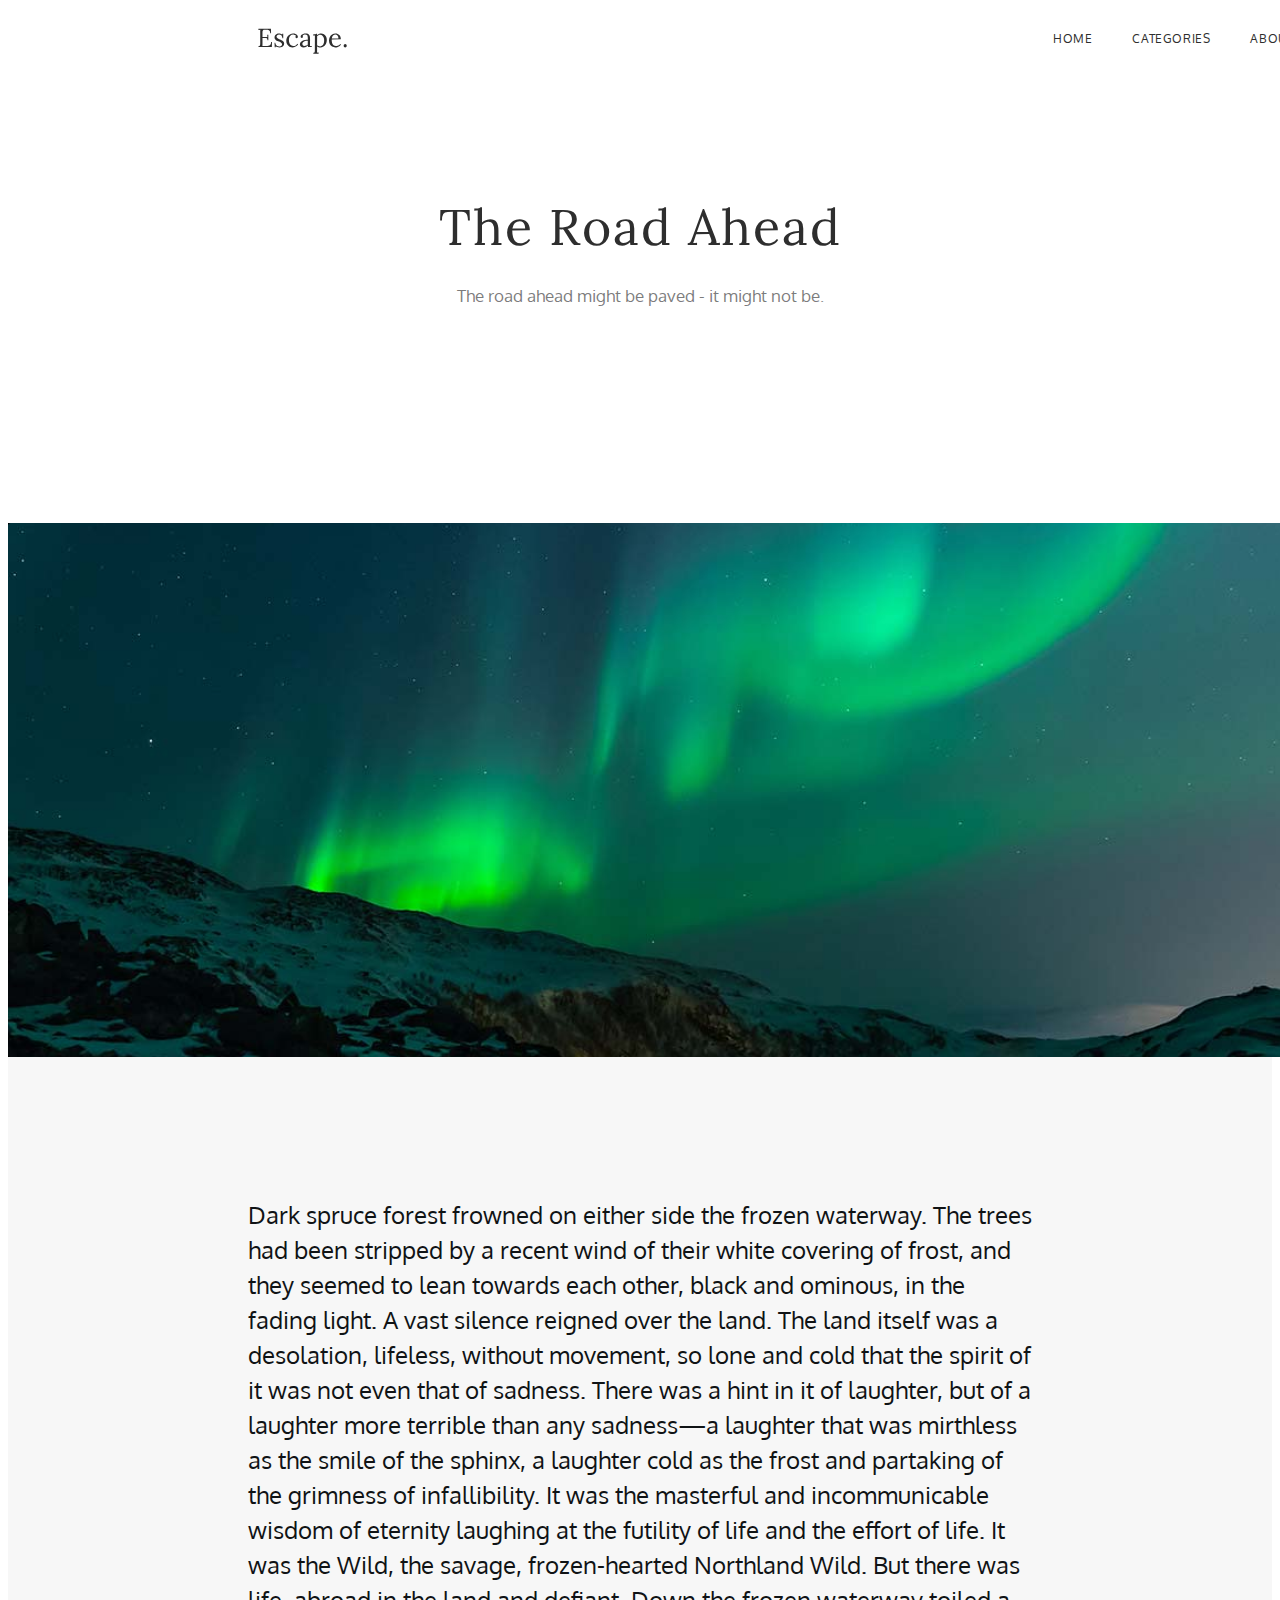
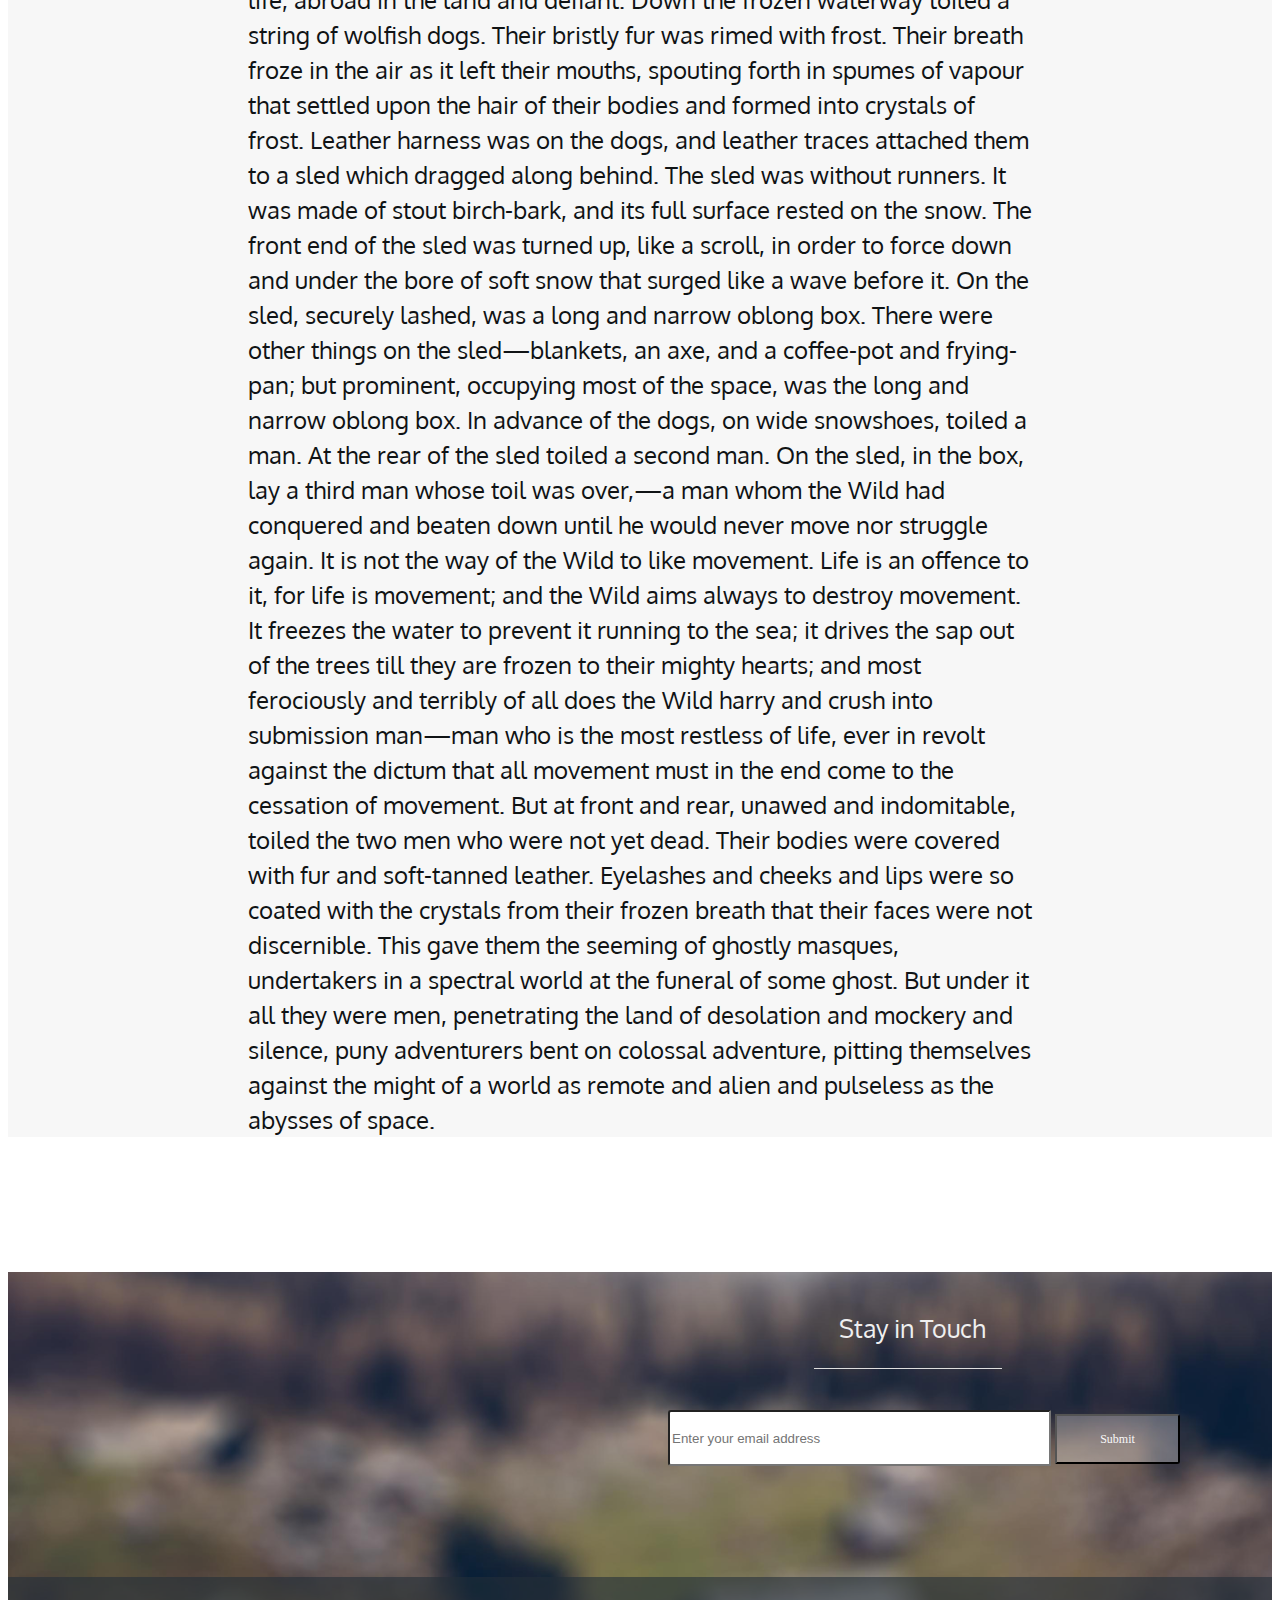
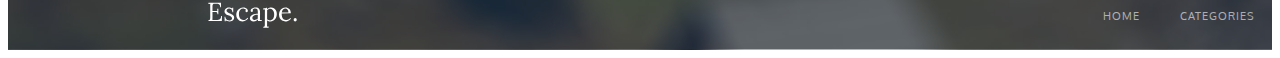
<file: lab4/the-road-ahead.html>
<!DOCTYPE html>
<html lang="en">

<head>
  <meta charset="UTF-8">
  <title>the-road-ahead</title>
  <link href="css/styles2.css" rel="stylesheet">
  <link rel="preconnect" href="https://fonts.googleapis.com">
  <link rel="preconnect" href="https://fonts.gstatic.com" crossorigin>
  <link href="https://fonts.googleapis.com/css2?family=Lora&display=swap" rel="stylesheet">
  <link rel="preconnect" href="https://fonts.googleapis.com">
  <link rel="preconnect" href="https://fonts.gstatic.com" crossorigin>
  <link href="https://fonts.googleapis.com/css2?family=Lora&family=Oxygen:wght@300&display=swap" rel="stylesheet">
  <link rel="preconnect" href="https://fonts.googleapis.com">
  <link rel="preconnect" href="https://fonts.gstatic.com" crossorigin>
  <link href="https://fonts.googleapis.com/css2?family=Lora&family=Oxygen:wght@300&family=Roboto:wght@100&display=swap">
</head>

<body>
  <header class="header">
    <a><img class="header__logo" src="images/escape-black.svg" alt="escape-black"></a>
    <nav>
      <ul class="header__items">
        <li><a href="Index.html" class="header__items_link">HOME</a></li>
        <li><a href="#" class="header__items_link">CATEGORIES</a></li>
        <li><a href="#" class="header__items_link">ABOUT</a></li>
        <li><a href="#" class="header__items_link">CONTACT</a></li>
      </ul>
    </nav>
  </header>
  <div class="main">
    <div class="main__top-block">
      <h1 class="main__title">The Road Ahead</h1>
      <p class="main__pretitle">The road ahead might be paved - it might not be.</p>
    </div>
    <div class="main__block">
      <p class="main__picture"><img src="images/the-road-ahead.png" alt="The Road Ahead" class="main__image"></p>
      <p class="main__text">
        Dark spruce forest frowned on either side the frozen waterway. The trees
        had been stripped by a recent wind of their white covering of frost, and
        they seemed to lean towards each other, black and ominous, in the fading
        light. A vast silence reigned over the land. The land itself was a
        desolation, lifeless, without movement, so lone and cold that the spirit
        of it was not even that of sadness. There was a hint in it of laughter,
        but of a laughter more terrible than any sadness—a laughter that was
        mirthless as the smile of the sphinx, a laughter cold as the frost and
        partaking of the grimness of infallibility. It was the masterful and
        incommunicable wisdom of eternity laughing at the futility of life and
        the effort of life. It was the Wild, the savage, frozen-hearted
        Northland Wild. But there was life, abroad in the land and defiant. Down
        the frozen waterway toiled a string of wolfish dogs. Their bristly fur
        was rimed with frost. Their breath froze in the air as it left their
        mouths, spouting forth in spumes of vapour that settled upon the hair of
        their bodies and formed into crystals of frost. Leather harness was on
        the dogs, and leather traces attached them to a sled which dragged along
        behind. The sled was without runners. It was made of stout birch-bark,
        and its full surface rested on the snow. The front end of the sled was
        turned up, like a scroll, in order to force down and under the bore of
        soft snow that surged like a wave before it. On the sled, securely
        lashed, was a long and narrow oblong box. There were other things on the
        sled—blankets, an axe, and a coffee-pot and frying-pan; but prominent,
        occupying most of the space, was the long and narrow oblong box. In
        advance of the dogs, on wide snowshoes, toiled a man. At the rear of the
        sled toiled a second man. On the sled, in the box, lay a third man whose
        toil was over,—a man whom the Wild had conquered and beaten down until
        he would never move nor struggle again. It is not the way of the Wild to
        like movement. Life is an offence to it, for life is movement; and the
        Wild aims always to destroy movement. It freezes the water to prevent it
        running to the sea; it drives the sap out of the trees till they are
        frozen to their mighty hearts; and most ferociously and terribly of all
        does the Wild harry and crush into submission man—man who is the most
        restless of life, ever in revolt against the dictum that all movement
        must in the end come to the cessation of movement. But at front and
        rear, unawed and indomitable, toiled the two men who were not yet dead.
        Their bodies were covered with fur and soft-tanned leather. Eyelashes
        and cheeks and lips were so coated with the crystals from their frozen
        breath that their faces were not discernible. This gave them the seeming
        of ghostly masques, undertakers in a spectral world at the funeral of
        some ghost. But under it all they were men, penetrating the land of
        desolation and mockery and silence, puny adventurers bent on colossal
        adventure, pitting themselves against the might of a world as remote and
        alien and pulseless as the abysses of space.
      </p>
    </div>
  </div>
  <div>
    <footer class="footer">
      <p class="footer__title">Stay in Touch</p>
      <p class="footer__line"><img src="images/line.png" alt=""></p>
      <form class="footer__form" action="#">
        <input class="footer__form_text" type="text" placeholder="Enter your email address">
        <input class="footer__form_button" type="submit" name="Submit" value="Submit">
      </form>
      <div class="footer__nav"><a><img class="footer__logo" src="images/escape.svg" alt="escape"></a>
        <ul class="footer__items">
          <li><a href="Index.html" class="footer__items_link">HOME</a></li>
          <li><a href="#" class="footer__items_link">CATEGORIES</a></li>
          <li><a href="#" class="footer__items_link">ABOUT</a></li>
          <li><a href="#" class="footer__items_link">CONTACT</a></li>
        </ul>
      </div>
    </footer>
  </div>
</body>

</html>
</file>
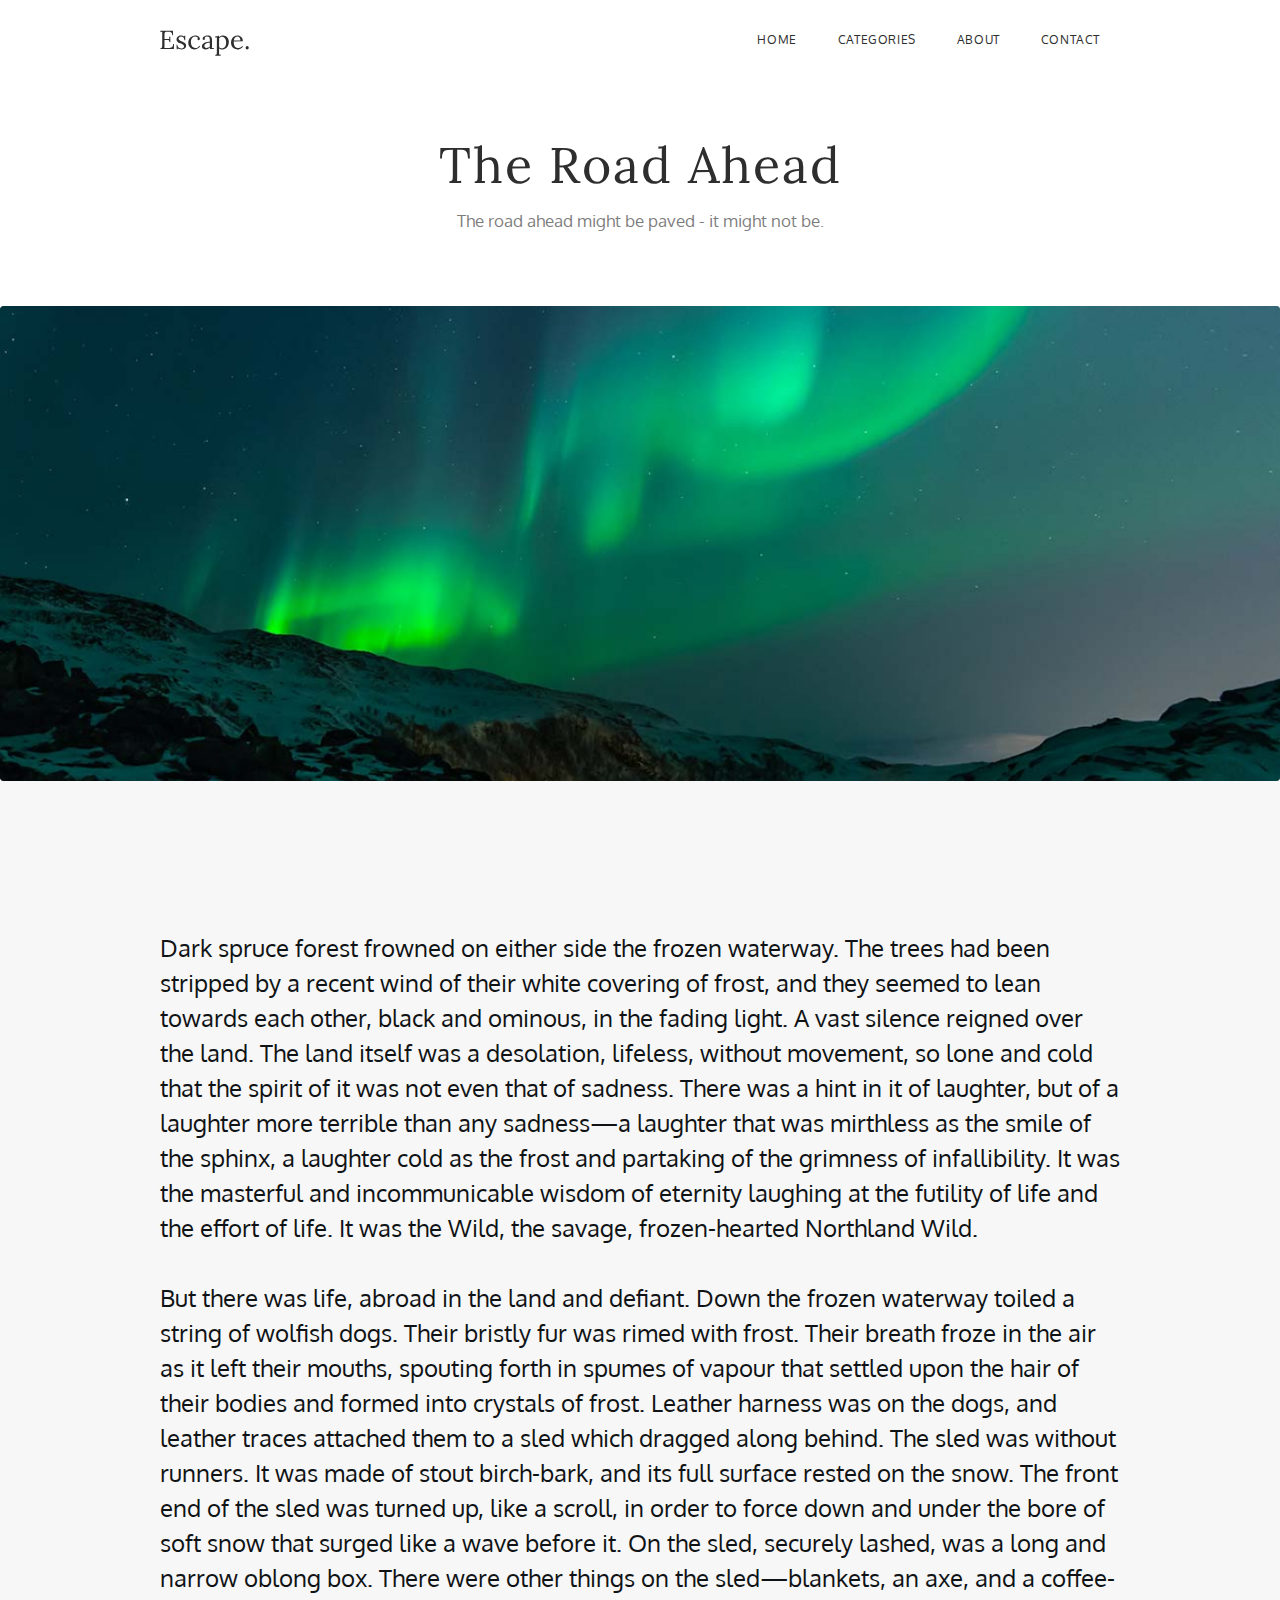
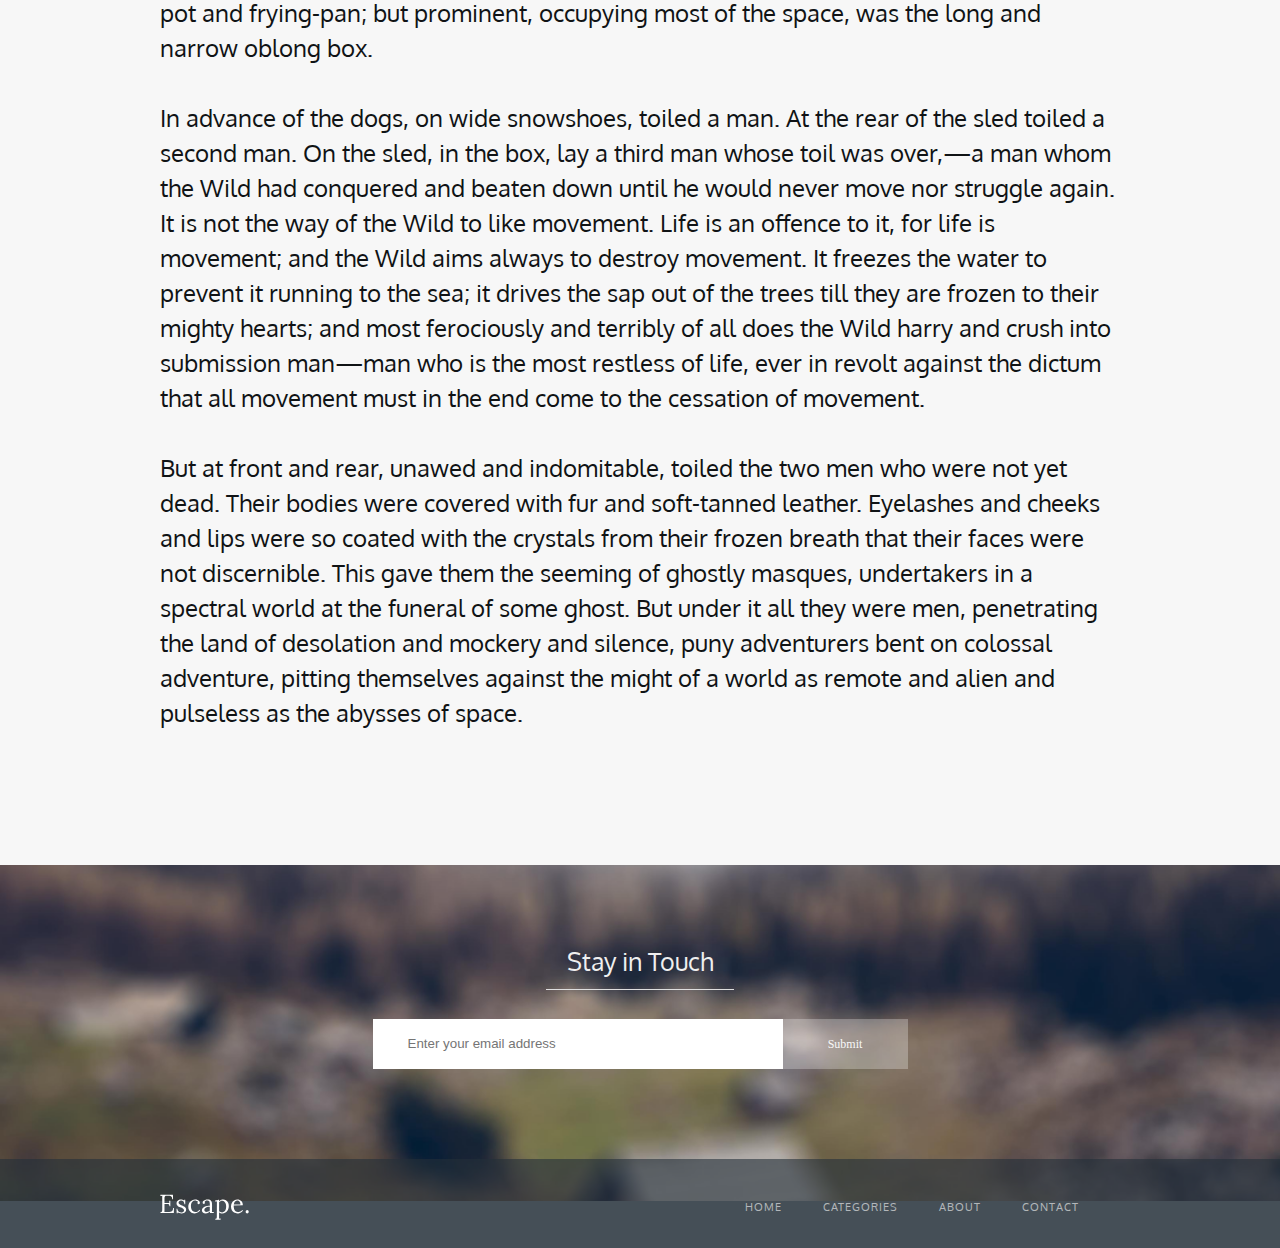
<file: lab4_test/the-road-ahead.html>
<!DOCTYPE html>
<html lang="en">

<head>
  <meta charset="UTF-8">
  <title>the-road-ahead</title>
  <link href="css/styles2.css" rel="stylesheet">
  <link rel="preconnect" href="https://fonts.googleapis.com">
  <link rel="preconnect" href="https://fonts.gstatic.com" crossorigin>
  <link href="https://fonts.googleapis.com/css2?family=Lora&display=swap" rel="stylesheet">
  <link rel="preconnect" href="https://fonts.googleapis.com">
  <link rel="preconnect" href="https://fonts.gstatic.com" crossorigin>
  <link href="https://fonts.googleapis.com/css2?family=Lora&family=Oxygen:wght@300&display=swap" rel="stylesheet">
  <link rel="preconnect" href="https://fonts.googleapis.com">
  <link rel="preconnect" href="https://fonts.gstatic.com" crossorigin>
  <link href="https://fonts.googleapis.com/css2?family=Lora&family=Oxygen:wght@300&family=Roboto:wght@100&display=swap">
</head>

<body class="main-container">
  <div class="container">
    <header class="header width-container">
      <a><img class="header__logo" src="images/escape-black.svg" alt="escape-black"></a>
      <nav>
        <ul class="header__items">
          <li><a href="Index.html" class="header__items_link">HOME</a></li>
          <li><a href="#" class="header__items_link">CATEGORIES</a></li>
          <li><a href="#" class="header__items_link">ABOUT</a></li>
          <li><a href="#" class="header__items_link">CONTACT</a></li>
        </ul>
      </nav>
    </header>
  </div>
  <div class="main">
    <div class="main__top-block width-container">
      <h1 class="main__title">The Road Ahead</h1>
      <p class="main__pretitle">The road ahead might be paved - it might not be.</p>
    </div>
    <div class="main__block">
      <img src="images/the-road-ahead.png" class="main__picture" alt="The Road Ahead" class="main__image">
      <p class="main__text width-container">
        <br>Dark spruce forest frowned on either side the frozen waterway. The trees
        had been stripped by a recent wind of their white covering of frost, and
        they seemed to lean towards each other, black and ominous, in the fading
        light. A vast silence reigned over the land. The land itself was a
        desolation, lifeless, without movement, so lone and cold that the spirit
        of it was not even that of sadness. There was a hint in it of laughter,
        but of a laughter more terrible than any sadness—a laughter that was
        mirthless as the smile of the sphinx, a laughter cold as the frost and
        partaking of the grimness of infallibility. It was the masterful and
        incommunicable wisdom of eternity laughing at the futility of life and
        the effort of life. It was the Wild, the savage, frozen-hearted
        Northland Wild. </br>
        <br>But there was life, abroad in the land and defiant. Down
        the frozen waterway toiled a string of wolfish dogs. Their bristly fur
        was rimed with frost. Their breath froze in the air as it left their
        mouths, spouting forth in spumes of vapour that settled upon the hair of
        their bodies and formed into crystals of frost. Leather harness was on
        the dogs, and leather traces attached them to a sled which dragged along
        behind. The sled was without runners. It was made of stout birch-bark,
        and its full surface rested on the snow. The front end of the sled was
        turned up, like a scroll, in order to force down and under the bore of
        soft snow that surged like a wave before it. On the sled, securely
        lashed, was a long and narrow oblong box. There were other things on the
        sled—blankets, an axe, and a coffee-pot and frying-pan; but prominent,
        occupying most of the space, was the long and narrow oblong box.</br>
        <br>In advance of the dogs, on wide snowshoes, toiled a man. At the rear of the
        sled toiled a second man. On the sled, in the box, lay a third man whose
        toil was over,—a man whom the Wild had conquered and beaten down until
        he would never move nor struggle again. It is not the way of the Wild to
        like movement. Life is an offence to it, for life is movement; and the
        Wild aims always to destroy movement. It freezes the water to prevent it
        running to the sea; it drives the sap out of the trees till they are
        frozen to their mighty hearts; and most ferociously and terribly of all
        does the Wild harry and crush into submission man—man who is the most
        restless of life, ever in revolt against the dictum that all movement
        must in the end come to the cessation of movement.</br>
        <br>But at front and rear, unawed and indomitable, toiled the two men who were not yet dead.
        Their bodies were covered with fur and soft-tanned leather. Eyelashes
        and cheeks and lips were so coated with the crystals from their frozen
        breath that their faces were not discernible. This gave them the seeming
        of ghostly masques, undertakers in a spectral world at the funeral of
        some ghost. But under it all they were men, penetrating the land of
        desolation and mockery and silence, puny adventurers bent on colossal
        adventure, pitting themselves against the might of a world as remote and
        alien and pulseless as the abysses of space.</br>
      </p>
    </div>
  </div>
  <div>
    <footer class="footer">
      <div class="footer-block width-container">
        <p class="footer__title">Stay in Touch</p>
        <p class="footer__line"><img src="images/line.png" alt=""></p>
      </div>
      <form class="footer__form width-container" action="#">
        <input class="footer__form_text" type="text" placeholder="Enter your email address">
        <input class="footer__form_button" type="submit" name="Submit" value="Submit">
      </form>
      <div class="footer__nav">
        <div class="width-container">
          <a><img class="footer__logo" src="images/escape.svg" alt="escape"></a>
          <ul class="footer__items">
            <li><a href="Index.html" class="footer__items_link">HOME</a></li>
            <li><a href="#" class="footer__items_link">CATEGORIES</a></li>
            <li><a href="#" class="footer__items_link">ABOUT</a></li>
            <li><a href="#" class="footer__items_link">CONTACT</a></li>
          </ul>
        </div>
      </div>
    </footer>
  </div>
</body>

</html>
</file>
<file: lab2/styles.css>
.header {
  background: url(images/header.png);
  background-color: #ffffff;
  width: 1440px;
  height: 500px;
}
.header__button {
  font-family: "Oxygen";
  font-weight: 400;
  font-size: 13px;
  background: #dd783f;
  height: 44px;
  font-family: "Oxygen";

  font-style: normal;
  font-weight: 400;
  font-size: 13px;
  line-height: 20px;
  color: #ffffff;
}

.header__escape {
  font-family: "Lora";
  font-weight: 400;
  font-size: 26px;
  line-height: 26px;
  color: #ffffff;
}

.header__item {
  font-family: "Oxygen";
  font-style: normal;
  font-weight: 400;
  font-size: 12px;
  line-height: 20px;
  letter-spacing: 0.6px;
  text-transform: uppercase;
  color: #ffffff;
}

.header__top-block-title {
  font-family: "Lora";
  font-style: normal;
  font-weight: 400;
  font-size: 50px;
  line-height: 51px;
  color: #ffffff;
}
.header__top-block-undertitle {
  font-family: "Oxygen";
  font-style: normal;
  font-weight: 400;
  font-size: 17px;
  line-height: 20px;
  color: rgba(255, 255, 255, 0.63);
}

.navigation-menu {
  background: #ffffff;
}

.navigation-menu__item {
  font-family: "Lora";
  font-style: normal;
  font-weight: 400;
  font-size: 14px;
  line-height: 20px;
  color: #768088;
}

.main{
    background: #F7F7F7;
}

.featured-posts__header {
  font-family: "Oxygen";
  font-style: normal;
  font-weight: 400;
  font-size: 20px;
  line-height: 27px;
  letter-spacing: 2px;
  color: #2e2e2e;
}

.featured-posts__post1 {
  background: url(images/TheRoadAhead.png) no-repeat;
  width: 460px;
  height: 280px;
}

.featured-posts__header1 {
  font-family: "Lora";
  font-style: normal;
  font-weight: 400;
  font-size: 27px;
  line-height: 30px;
  color: #ffffff;
}

.featured-posts__subtitle1 {
  font-family: "Oxygen";
  font-style: normal;
  font-weight: 400;
  font-size: 14px;
  line-height: 25px;
  color: rgba(255, 255, 255, 0.7);
}

.featured-posts__name-date1 {
  font-family: "Oxygen";
  font-style: normal;
  font-weight: 400;
  font-size: 12px;
  line-height: 35px;
  color: rgba(255, 255, 255, 0.7);
}

.featured-posts__post2 {
  background: url(images/FromTopDown.png) no-repeat;
  width: 460px;
  height: 280px;
}

.featured-posts__adventure2 {
  background: #dd783f;
  font-family: "Oxygen";
  font-style: normal;
  font-weight: 400;
  font-size: 12px;
  line-height: 13px;
  text-transform: uppercase;
  color: #ffffff;
}

.most-recent__title {
  font-family: "Oxygen";
  font-style: normal;
  font-weight: 400;
  font-size: 20px;
  line-height: 27px;
  letter-spacing: 2px;
  color: #2e2e2e;
}

.most-recent__post1 {
  background: #ffffff;
}

.most-recent__header {
  font-family: "Lora";
  font-style: normal;
  font-weight: 400;
  font-size: 16px;
  line-height: 21px;
  color: #101315;
}

.most-recent__subtitle {
  font-family: "Oxygen";
  font-style: normal;
  font-weight: 400;
  font-size: 13px;
  line-height: 19px;
  color: #7a7a7a;
}

.most-recent__name-date {
  font-family: "Oxygen";
  font-style: normal;
  font-weight: 400;
  font-size: 11px;
  line-height: 35px;
  color: #999999;
}

.most-recent__pics {
  width: 296px;
  height: 150px;
}

.footer {
  background: url(images/footer.png);
  background-color: rgba(35, 47, 56, 0.6);
}

.footer__item {
  font-family: "Oxygen";
  font-style: normal;
  font-weight: 400;
  font-size: 11px;
  line-height: 26px;
  letter-spacing: 1px;
  text-transform: uppercase;
  color: rgba(255, 255, 255, 0.6);
}
</file>
<file: lab3/css/styles1.css>
.header {
  background: url(../images/header.png);
  background-color: #ffffff;
  width: 1440px;
  height: 500px;
}

.header__button {
  font: normal 400 13px 20px "Oxygen";
  background: #dd783f;
  height: 44px;
  color: #ffffff;
}

/* .header__button-escape {
  font-family: "Lora";
  font-weight: 400;
  font-size: 26px;
  line-height: 26px;
  color: #ffffff;
} */

.header__items{
  list-style-type:none;
}

.header__items_link {
  font: normal 400 12px/20px "Oxygen";
  letter-spacing: 0.6px;
  text-transform: uppercase;
  color: #ffffff;
  text-decoration: none;
}

.header__top-block-title {
  font: normal 400 50px/51px "Lora";
  color: #ffffff;
}

.header__top-block-pretitle {
  font: normal 400 17px/20px "Oxygen"; 
  color: rgba(255, 255, 255, 0.63);
}

.navigation-menu {
  background: #ffffff;
  list-style-type:none;
}

.navigation-menu__items_link {
  font: normal 400 14px/20px "Lora";
  color: #768088;
  text-decoration: none;
}

.main {
  background: #F7F7F7;
}

.featured-posts__header {
  font: normal 400 20px/27px "Oxygen";
  letter-spacing: 2px;
  color: #2e2e2e;
}

.featured-posts__first-post {
  background: url(../images/theroadahead.png) no-repeat;
  width: 460px;
  height: 280px;
}

.featured-posts__first-header {
  font: normal 400 27px/30px "Lora";
  color: #ffffff;
}

.featured-posts__first-post_link{
  text-decoration:none;
}

.featured-posts__first-pretitle {
  font: normal 400 14px/25px "Oxygen";
  color: rgba(255, 255, 255, 0.7);
}

.featured-posts__first-name-date {
  font: normal 400 12px/35px "Oxygen";
  color: rgba(255, 255, 255, 0.7);
}

.featured-posts__second-post {
  background: url(../images/from-top-down.png) no-repeat;
  width: 460px;
  height: 280px;
}

.featured-posts__second-button {
  background: #DD783F;
  border-radius: 2px;
}

.featured-posts__second-button-text {
  font: normal 400 12px/13px "Oxygen";
  text-transform: uppercase;
  color: #FFFFFF;
}

.most-recent__title {
  font: normal 400 20px/27px "Oxygen";
  letter-spacing: 2px;
  color: #2e2e2e;
}

.most-recent{
  background-color: #F7F7F7
  
}

.most-recent__first-post {
  background: #ffffff;
}

.most-recent__header {
  font: normal 400 16px/21px "Lora";
  color: #101315;
}

.most-recent__pretitle {
  font: normal 499 13px/19px "Oxygen";
  color: #7a7a7a;
}

.most-recent__name-date {
  font: normal 400 11px/35px "Oxygen"; 
  color: #999999;
}

.most-recent__pics {
  width: 296px;
  height: 150px;
}

.footer {
  background: url(../images/footer.png);
  background-color: rgba(35, 47, 56, 0.6);
}

.footer__items_link {
  font: normal 400 11px/26px "Oxygen";
  letter-spacing: 1px;
  text-transform: uppercase;
  color: rgba(255, 255, 255, 0.6);
  text-decoration: none;
}

.fp-back {
  background-color: #F7F7F7;
}
</file>
<file: lab4/css/styles1.css>
.header {
  background: url(../images/header.png);
  background-color: #ffffff;
  height: 500px;

}

.header__logo {
  position: relative;
  left: 250px;
  top: 20px;
}

.header__button {
  font: normal 400 13px 20px "Oxygen";
  background: #dd783f;
  height: 44px;
  color: #ffffff;
  border-radius: 3px;
  border-color: #dd783f;
  position: relative;
  top: -16px;
}

.header__items {
  list-style-type: none;
  display: flex;
  position: relative;
  margin-left: 1000px;
  ;


}

.header__items_link {
  font: normal 400 12px/20px "Oxygen";
  letter-spacing: 0.6px;
  text-transform: uppercase;
  color: #ffffff;
  text-decoration: none;
  display: flex;
  position: relative;
  margin-left: 40px;
  top: -20px;

}

.header__top-block {
  position: relative;
  text-align: center;
  top: 51px;
}

.header__top-block_title {
  font: normal 400 50px/51px "Lora";
  color: #ffffff;


}

.header__top-block_pretitle {
  font: normal 400 17px/20px "Oxygen";
  color: rgba(255, 255, 255, 0.63);
  position: relative;
  top: -20px;
}

.navigation-menu {
  background: #ffffff;
  list-style-type: none;
  display: flex;
  justify-content: space-around;
  height: 65px;
  position: relative;
  top: -20px;
}

.navigation-menu__link {
  font: normal 400 14px/20px "Lora";
  color: #768088;
  text-decoration: none;
  position: relative;
  top: 20px;
}

.featured-posts {
  background-color: #F7F7F7;
}

.featured-posts__all {
  display: flex;
  position: relative;
  justify-content: center;
  top: 15px;
}

.featured-posts__title {
  font: normal 400 20px/27px "Oxygen";
  letter-spacing: 2px;
  color: #2e2e2e;
  text-align: center;
  position: relative;
  top: 35px;
}

.featured-posts__line {
  position: relative;
  text-align: center;
  top: 15px;
}

.featured-posts__first-post {
  background: url(../images/theroadahead.png) no-repeat;
  width: 460px;
  height: 280px;
  margin-right: 20px;

}

.featured-posts__first_title {
  font: normal 400 27px/30px "Lora";
  color: #ffffff;
  position: relative;
  top: 130px;
  left: 20px;

}

.featured-posts__first-post_link {
  text-decoration: none;
}

.featured-posts__first_pretitle {
  font: normal 400 14px/25px "Oxygen";
  color: rgba(255, 255, 255, 0.7);
  position: relative;
  top: 110px;
  left: 20px;
}

.featured-posts__publisher_bar {
  display: flex;

}

.featured-posts__first-publisher {
  height: 26px;
  width: 26px;
  left: 0px;
  top: 5px;
  border-radius: 60px;
  position: relative;
  left: 20px;
  top: 116px;
}

.featured-posts__second-publisher {
  height: 26px;
  width: 26px;
  left: 0px;
  top: 5px;
  border-radius: 60px;
  position: relative;
  left: 20px;
  top: 88px;
}

.featured-posts__first-name-date {
  font: normal 400 12px/35px "Oxygen";
  color: rgba(255, 255, 255, 0.7);
  position: relative;
  margin-right: 102px;
  top: 100px;
  left: 35px;
}

.featured-posts__second-name-date {
  font: normal 400 12px/35px "Oxygen";
  color: rgba(255, 255, 255, 0.7);
  position: relative;
  margin-right: 122px;
  top: 71px;
  left: 35px;
}

.featured-posts__second-post {
  background: url(../images/from-top-down.png) no-repeat;
  width: 460px;
  height: 280px;
}

.featured-posts__second_title {
  font: normal 400 27px/30px "Lora";
  color: #ffffff;
  position: relative;
  top: 96px;
  left: 20px;
}

.featured-posts__second_pretitle {
  font: normal 400 14px/25px "Oxygen";
  color: rgba(255, 255, 255, 0.7);
  position: relative;
  top: 79px;
  left: 20px;
}

.featured-posts__second-button {
  height: 16px;
  width: 67px;
  border-radius: 2px;
  position: relative;
  margin: 6px 9px 0px 10px;
}

.featured-posts__second-button_back {
  background: url(../images/adventure-back.png);
  height: 26px;
  width: 87px;
  border-radius: 2px;
  margin: 20px 0px 0px 20px;

}

.most-recent__title_main {
  font: normal 400 20px/27px "Oxygen";
  letter-spacing: 2px;
  color: #2e2e2e;
  text-align: center;
  position: relative;
  top: 42px;
}

.most-recent {
  background-color: #F7F7F7;

}

.most-recent__line {
  text-align: center;
  position: relative;
  top: 25px;
}

.most-recent__post-line {
  position: relative;
  bottom: 42px;
}

.most-recent__first-half {
  display: flex;
  position: relative;
  top: 25px;
  margin: 0px 24px 25px 467px;
}

.most-recent__second-half {
  display: flex;
  position: relative;
  top: 25px;
  margin: 0px 24px 25px 467px;
}

.most-recent__post-first {
  background-color: #ffffff;
  height: 300px;
  width: 296px;
  border-radius: 3px;
  margin: 0px 12px 0px 12px;

}

.most-recent__title {
  font: normal 400 16px/21px "Lora";
  color: #101315;
  margin: 14px 150px 57px 13px;
}

.most-recent__subtitle {
  font: normal 499 13px/19px "Oxygen";
  color: #7a7a7a;
  position: relative;

  bottom: 42px;
  margin: 30px 10px 0px 13px
}

.most-recent__subtitle_short {
  font: normal 499 13px/19px "Oxygen";
  color: #7a7a7a;
  position: relative;

  bottom: 42px;
  margin: 30px 10px 20px 13px
}

.most-recent__publisher_bar {
  display: flex;
  position: relative;
  bottom: 40px;
}

.most-recent__first-publisher {
  height: 26px;
  width: 26px;
  position: relative;
  left: 13px;
  border-radius: 60px;
}

.most-recent__second-publisher {
  height: 26px;
  width: 26px;
  position: relative;
  left: 13px;
  border-radius: 60px;
}

.most-recent__name-date {
  font: normal 400 11px/35px "Oxygen";
  color: #999999;
  margin: 0px 25px 0px 25px;
}

.most-recent__picture {
  width: 296px;
  height: 150px;
}

.footer {
  background: url(../images/footer.png);
  height: 378px;
  width: auto;
  margin-top: 108px;
  background-color: rgba(35, 47, 56, 0.6);
}

.footer__title {
  font: normal 400 25px/30px "Oxygen";
  position: relative;
  left: 871px;
  top: 41px;
  color: #EFEFEF;
}

.footer__line {
  position: relative;
  left: 856px;
  top: 28px;
}

.footer__nav {
  background: url(../images/footer_black.png);
  Fill: Solid;
  color: rgba(35, 47, 56, 0.6);
  position: relative;
  top: 160px;

}

.nav__link {
  font: normal 400 11px/26px "Oxygen";
  letter-spacing: 1px;
  text-transform: uppercase;
  color: rgba(255, 255, 255, 0.6);
  text-decoration: none;
  display: flex;
  position: relative;
  margin-left: 40px;
  bottom: 15px;
  left: 380px;
}

.fp-back {
  background-color: #F7F7F7;
}



.footer__logo {
  position: relative;
  top: 25px;
  left: 200px;
}

.nav {
  list-style-type: none;
  display: flex;
  position: relative;
  left: 635px;
  top: -5px;
}

.footer__form {
  position: relative;
  left: 700px;
  top: 49px;
}

.footer__form_text {
  width: 375px;
  height: 50px;
  background: #FFFFFF;
  border-radius: 3px 0px 0px 3px;
}

.footer__form_button {
  height: 50px;
  width: 125px;
  background: rgba(255, 255, 255, 0.28);
  border-radius: 0px 3px 3px 0px;
  font: normal 400 12px/14px "Roboto";
  color: #F8F8F8;
}
</file>
<file: lab3/css/styles2.css>
/* .header__escape {
  font-family: "Lora";
  font-style: normal;
  font-weight: 400;
  font-size: 26px;
  line-height: 26px;
  color: #2e2e2e;
} */

.header__items{
  list-style-type: none;
}

.header__items_link {
  font: normal 400 12px/20px "Oxygen";
  letter-spacing: 0.6px;
  text-transform: uppercase;
  color: #2e2e2e;
  text-decoration: none;
}

.main__title {
  font: normal 400 50px/51px "Lora";
  letter-spacing: 2px;
  color: #2e2e2e;
}

.main__pretitle {
  font: normal 400 17px/20px "Oxygen";
  color: rgba(46, 46, 46, 0.63);
}

.main__image {
  width: 1440px;
  height: 534px;
}

.main__text {
  font: normal 400 24px/35px "Oxygen";
  color: #101315;
}

.footer {
  background: url(../images/footer.png);
  background-color: rgba(35, 47, 56, 0.6);
}

.footer__items_link {
  font: normal 499 11px/26px "Oxygen";
  letter-spacing: 1px;
  text-transform: uppercase;
  color: rgba(255, 255, 255, 0.6);
  text-decoration: none;
}

/* .footer__escape {
  font-family: "Lora";
  font-style: normal;
  font-weight: 400;
  font-size: 26px;
  line-height: 26px;
  color: #ffffff;
} */
</file>
<file: lab4/css/styles2.css>
.header {
  width: 1440px;
  height: 360px;
  background: #FFFFFF
}

.header__items {
  list-style-type: none;
  display: flex;
  position: relative;
  left: 965px;
  top: -5px;
}

.header__items_link {
  font: normal 400 12px/20px "Oxygen";
  letter-spacing: 0.6px;
  text-transform: uppercase;
  color: #2e2e2e;
  text-decoration: none;
  display: flex;
  position: relative;
  margin-left: 40px;
  top: -20px;
}

.header__logo {
  position: relative;
  left: 250px;
  top: 20px;
}

.main__top-block {
  text-align: center;
  position: relative;
  bottom: 200px;
}

.main__title {
  font: normal 400 50px/51px "Lora";
  letter-spacing: 2px;
  color: #2e2e2e;
  position: relative;
}

.main__pretitle {
  font: normal 400 17px/20px "Oxygen";
  color: rgba(46, 46, 46, 0.63);
}

.main__block {
  background: #F7F7F7;
}

.main__picture {
  text-align: center;
  height: 534px;
  width: auto;

  top: 360px;
  border-radius: 3px;
}

.main__image {
  width: 1440px;
  height: 534px;
}

.main__text {
  font: normal 400 24px/35px "Oxygen";
  color: #101315;
  margin: 140px 240px 135px 240px;
  background: #F7F7F7;

}

.footer {
  background: url(../images/footer.png);
  height: 378px;
  width: auto;
  background-color: rgba(35, 47, 56, 0.6);
}

.footer__nav{
  background: url(../images/footer_black.png);
  Fill: Solid;
  color: rgba(35, 47, 56, 0.6);
  position: relative;
  top: 160px;

}

.footer__logo {
  position: relative;
  top: 25px;
  left: 200px;
}

.footer__items {
  list-style-type: none;
  display: flex;
  position: relative;
  left: 635px;
  top: -5px;
}

.footer__items_link {
  font: normal 499 11px/26px "Oxygen";
  letter-spacing: 1px;
  text-transform: uppercase;
  color: rgba(255, 255, 255, 0.6);
  text-decoration: none;
  display: flex;
  position: relative;
  margin-left: 40px;
  top: -15px;
  left: 380px;
}

.footer__title {
  font: normal 400 25px/30px "Oxygen";
  position: relative;
  left: 831px;
  top: 41px;
  color: #EFEFEF;
}

.footer__line {
  position: relative;
  left: 806px;
  top: 28px;
}

.footer__form {
  position: relative;
  left: 660px;
  top: 49px;
}

.footer__form_text {
  width: 375px;
  height: 50px;
  background: #FFFFFF;
  border-radius: 3px 0px 0px 3px;
}

.footer__form_button {
  height: 50px;
  width: 125px;
  background: rgba(255, 255, 255, 0.28);
  border-radius: 0px 3px 3px 0px;
  font: normal 400 12px/14px "Roboto";
  color: #F8F8F8;
}
</file>
<file: lab4_test/css/styles2.css>
*{
  margin: 0;
  padding: 0;
}
.z-top{
  z-index: 2;
}

.header {
  width: auto;
  height: 340px;
  margin-bottom: -40px;
  background-size: 100%;
}

.container{
  background: #FFFFFF;
}

.width-container{
  margin: 0 auto;
  width: 960px;
}

.header__items {
  list-style-type: none;
  display: flex;
  flex-direction: row;
  justify-content: flex-end;
  margin-top: -30px;
}

.header__items_link {
  display: flex;
  font: normal 400 12px/1.67 "Oxygen";
  letter-spacing: 0.6px;
  text-transform: uppercase;
  text-decoration: none;
  padding: 0px 20px 0 21px;
  color: #2e2e2e;
}

.header__logo {
  margin-top: 30px;
}

.main-container{
  background: #F7F7F7;
}

.main__top-block {
  text-align: center;
  margin-top: -200px;
}

.main__title {
  font: normal 400 50px/51px "Lora";
  letter-spacing: 2px;
  color: #2e2e2e;
  margin-bottom: -30px;
}

.main__pretitle {
  font: normal 400 17px/20px "Oxygen";
  color: rgba(46, 46, 46, 0.63);
  margin-top: 50px;
  margin-bottom: 75px;
}

.main__block {
  background: #F7F7F7;
}

.main__picture {
  width: 100%;
  max-height: 534px;
  border-radius: 3px;  
}


.main__text {
  font: normal 400 24px/35px "Oxygen";
  color: #101315;
  text-align: left;
  margin-top: 110px;
  margin-bottom: 135px;
}

.footer {
  background: url(../images/footer.png) no-repeat;
  background-size: 100%;
  margin-top: 108px;
  background-color: rgba(35, 47, 56, 0.6);
}

.footer__nav {
  background: url(../images/footer_black.png);
  display: flex;
  Fill: Solid;
  color: rgba(35, 47, 56, 0.6);
  background-size: 100%;
  margin: 90px 0 0 0;
  height: 89px;
}

.footer__logo {
  margin-top: 35px;
}

.footer__items {
  list-style-type: none;
  display: flex;
  flex-direction: row;
  justify-content: end;
  margin-top: -30px;
}

.footer__items_link {
  font: normal 400 11px/26px "Oxygen";
  letter-spacing: 1px;
  text-transform: uppercase;
  color: rgba(255, 255, 255, 0.6);
  text-decoration: none;
  margin-right: 41px;
}

.footer__title {
  font: normal 400 25px/30px "Oxygen";
  color: #EFEFEF;
  text-align: center;
  padding-top: 81px;
}

.footer__line {
  text-align: center;
  margin-bottom: 25px;
}

.footer__form {
  display: flex;
  justify-content: center;
  align-items: center;
}

.footer__form_text {
  width: 375px;
  height: 50px;
  background: #FFFFFF;
  border-width: 0px;
  padding-left: 35px;
}

.footer__form_button {
  height: 50px;
  width: 125px;
  background: rgba(255, 255, 255, 0.28);
  font: normal 400 12px/14px "Roboto";
  color: #F8F8F8;
  border-width: 0px;
}
</file>
